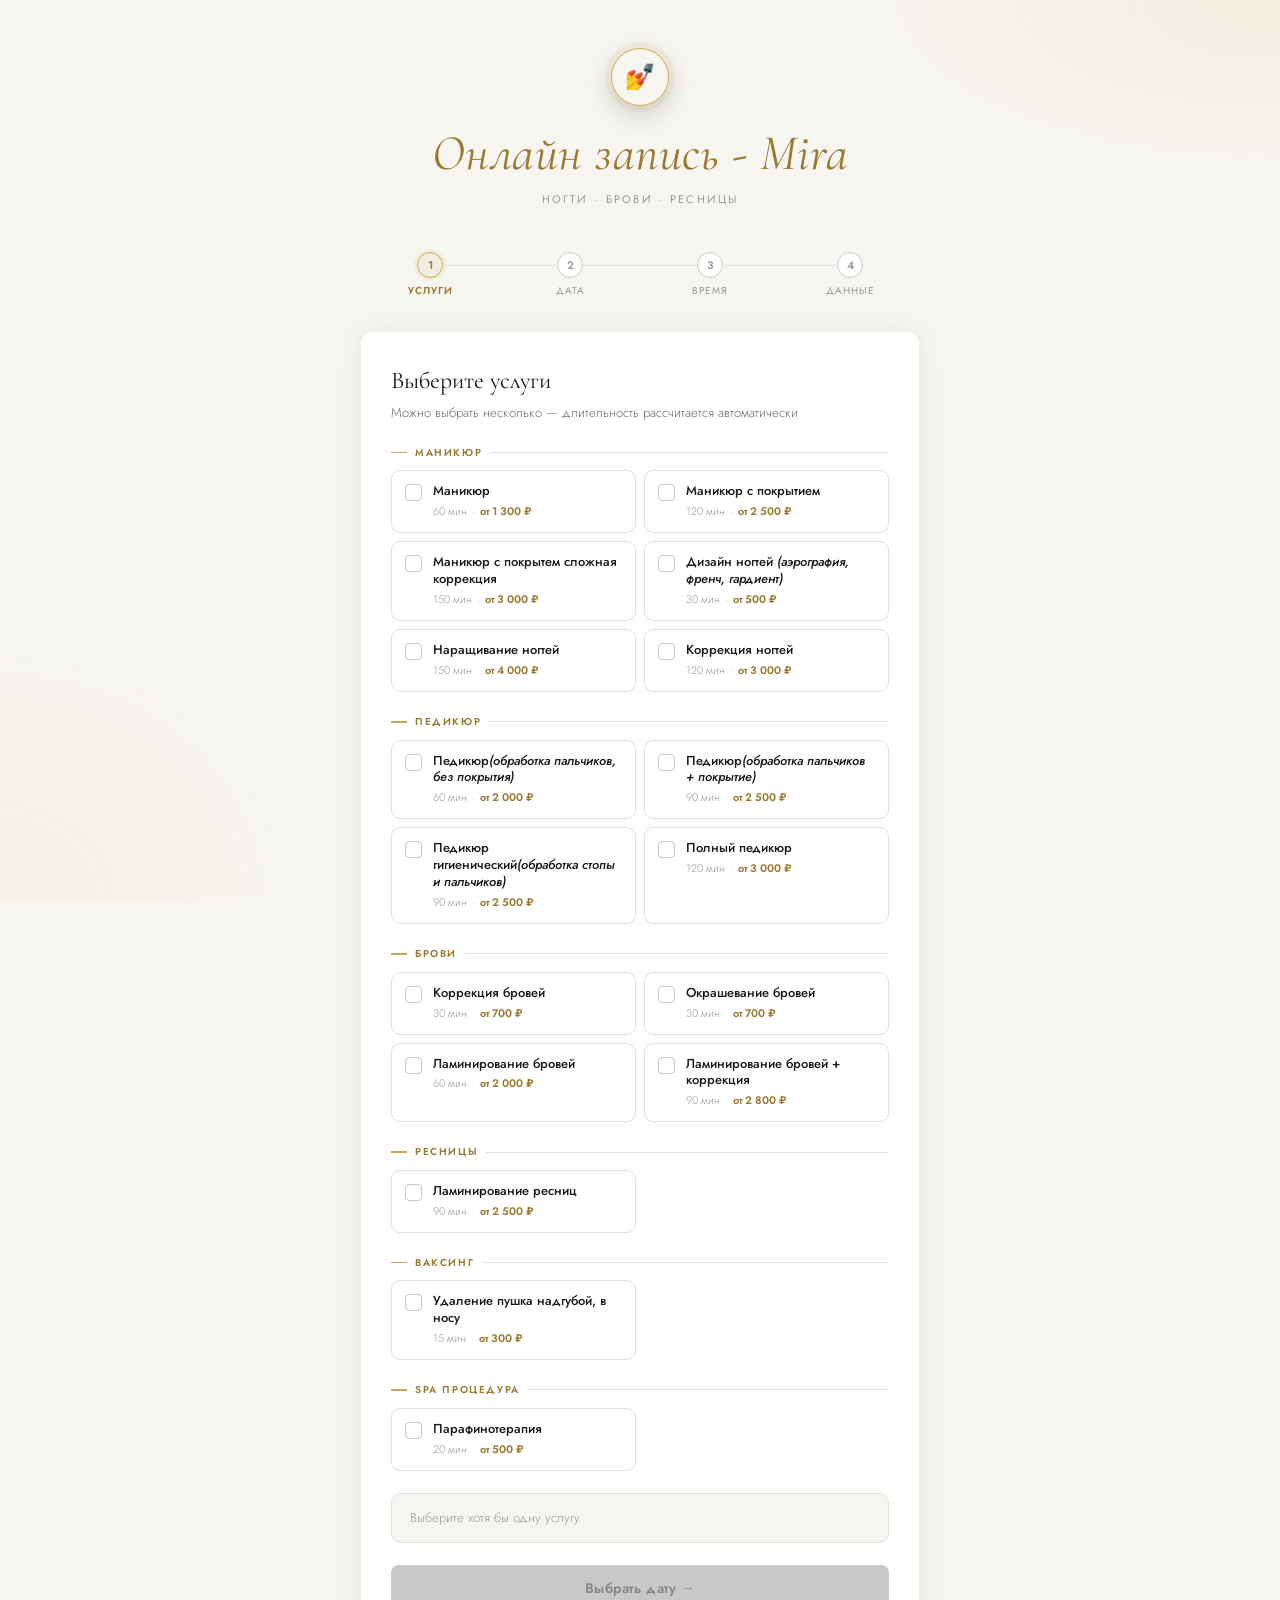
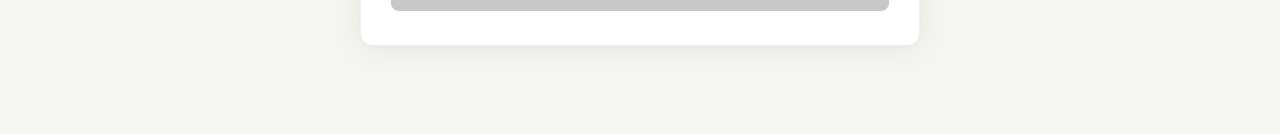
<file: index.html>
<!doctype html>
<html lang="ru">
  <head>
    <meta charset="UTF-8" />
    <meta name="viewport" content="width=device-width, initial-scale=1.0" />

    <title>
      МираПилит (MiraPilit) — Маникюр и педикюр в Санкт-Петербурге.Олайн запись
      на маникюр и педикюр
    </title>
    <meta name="robots" content="noindex" />
    <meta
      name="description"
      content="МираПилит (MiraPilit) — онлайн запись на маникюр, педикюр и услуги красоты в Санкт-Петербурге."
    />
    <meta name="robots" content="index, follow" />
    <meta charset="UTF-8" />
    <meta name="viewport" content="width=device-width, initial-scale=1" />

    <link rel="preconnect" href="https://fonts.googleapis.com" />
    <link
      href="https://fonts.googleapis.com/css2?family=Cormorant+Garamond:ital,wght@0,300;0,400;0,600;1,300;1,400&family=Jost:wght@300;400;500;600&display=swap"
      rel="stylesheet"
    />
    <meta property="og:title" content="МираПилит" />
    <meta property="og:type" content="website" />
    <meta property="og:url" content="https://mirapilit.spb.ru" />
    <meta property="og:image" content="https://mirapilit.spb.ru/preview.jpg" />
    <meta
      property="og:description"
      content="Онлайн запись на маникюр и педикюр"
    />

    <link rel="stylesheet" href="/src/style.css" />
  </head>

  <body>
    <div class="wrap">
      <!-- ── HEADER ── -->
      <header>
        <div class="logo-mark">💅</div>
        <h1><em>Онлайн запись - Mira</em></h1>
        <p class="tagline">
          Ногти<span class="tagline-sep">·</span>Брови<span class="tagline-sep"
            >·</span
          >Ресницы
        </p>
      </header>

      <!-- ── PROGRESS ── -->
      <div class="progress">
        <div class="pg-step active" id="pg1">
          <div class="pg-dot"><span class="pg-num">1</span></div>
          <div class="pg-label">Услуги</div>
        </div>
        <div class="pg-step" id="pg2">
          <div class="pg-dot"><span class="pg-num">2</span></div>
          <div class="pg-label">Дата</div>
        </div>
        <div class="pg-step" id="pg3">
          <div class="pg-dot"><span class="pg-num">3</span></div>
          <div class="pg-label">Время</div>
        </div>
        <div class="pg-step" id="pg4">
          <div class="pg-dot"><span class="pg-num">4</span></div>
          <div class="pg-label">Данные</div>
        </div>
      </div>

      <!-- ══════════════════════════════
     STEP 1: УСЛУГИ
══════════════════════════════ -->
      <div class="card active" id="s1">
        <div class="card-title">Выберите услуги</div>
        <div class="card-hint">
          Можно выбрать несколько — длительность рассчитается автоматически
        </div>

        <!-- Маникюр title -->
        <div class="category">
          <div class="cat-label">Маникюр</div>
          <div class="svc-grid">
            <!-- Маникюр -->
            <label class="svc-cb">
              <input
                type="checkbox"
                value="manicure"
                data-dur="60"
                onchange="onSvcChange()"
              />
              <div class="svc-tile">
                <div class="svc-check-box">✓</div>
                <div class="svc-text">
                  <div class="svc-name">Маникюр</div>
                  <div class="svc-meta">
                    <span class="svc-dur">60 мин</span
                    ><span class="svc-sep">·</span
                    ><span class="svc-price">от 1 300 ₽</span>
                  </div>
                </div>
              </div>
            </label>

            <!-- Маникюр с покрытием -->
            <label class="svc-cb">
              <input
                type="checkbox"
                value="manicure_top"
                data-dur="120"
                onchange="onSvcChange()"
              />
              <div class="svc-tile">
                <div class="svc-check-box">✓</div>
                <div class="svc-text">
                  <div class="svc-name">Маникюр с покрытием</div>
                  <div class="svc-meta">
                    <span class="svc-dur">120 мин</span
                    ><span class="svc-sep">·</span
                    ><span class="svc-price">от 2 500 ₽</span>
                  </div>
                </div>
              </div>
            </label>

            <!-- Маникюр с покрытем сложная коррекция -->
            <label class="svc-cb">
              <input
                type="checkbox"
                value="complex_correction"
                data-dur="150"
                onchange="onSvcChange()"
              />
              <div class="svc-tile">
                <div class="svc-check-box">✓</div>
                <div class="svc-text">
                  <div class="svc-name">
                    Маникюр с покрытем сложная коррекция
                  </div>
                  <div class="svc-meta">
                    <span class="svc-dur">150 мин</span
                    ><span class="svc-sep">·</span
                    ><span class="svc-price">от 3 000 ₽</span>
                  </div>
                </div>
              </div>
            </label>

            <!-- Дизайн ногтей -->
            <label class="svc-cb">
              <input
                type="checkbox"
                value="nail_design"
                data-dur="30"
                onchange="onSvcChange()"
              />
              <div class="svc-tile">
                <div class="svc-check-box">✓</div>
                <div class="svc-text">
                  <div class="svc-name">
                    Дизайн ногтей <em>(аэрография, френч, гардиент)</em>
                  </div>
                  <div class="svc-meta">
                    <span class="svc-dur">30 мин</span
                    ><span class="svc-sep">·</span
                    ><span class="svc-price">от 500 ₽</span>
                  </div>
                </div>
              </div>
            </label>

            <!-- Наращивание ногтей -->
            <label class="svc-cb">
              <input
                type="checkbox"
                value="extensions"
                data-dur="150"
                onchange="onSvcChange()"
              />
              <div class="svc-tile">
                <div class="svc-check-box">✓</div>
                <div class="svc-text">
                  <div class="svc-name">Наращивание ногтей</div>
                  <div class="svc-meta">
                    <span class="svc-dur">150 мин</span
                    ><span class="svc-sep">·</span
                    ><span class="svc-price">от 4 000 ₽</span>
                  </div>
                </div>
              </div>
            </label>

            <!-- Коррекция наращивания -->
            <label class="svc-cb">
              <input
                type="checkbox"
                value="correction"
                data-dur="120"
                onchange="onSvcChange()"
              />
              <div class="svc-tile">
                <div class="svc-check-box">✓</div>
                <div class="svc-text">
                  <div class="svc-name">Коррекция ногтей</div>
                  <div class="svc-meta">
                    <span class="svc-dur">120 мин</span
                    ><span class="svc-sep">·</span
                    ><span class="svc-price">от 3 000 ₽</span>
                  </div>
                </div>
              </div>
            </label>
          </div>
        </div>

        <!-- Педикюр title -->
        <div class="category">
          <div class="cat-label">Педикюр</div>
          <div class="svc-grid">
            <!-- Педикюр -->
            <label class="svc-cb">
              <input
                type="checkbox"
                value="pedicure"
                data-dur="60"
                onchange="onSvcChange()"
              />
              <div class="svc-tile">
                <div class="svc-check-box">✓</div>
                <div class="svc-text">
                  <div class="svc-name">
                    Педикюр<em>(обработка пальчиков, без покрытия)</em>
                  </div>
                  <div class="svc-meta">
                    <span class="svc-dur">60 мин</span
                    ><span class="svc-sep">·</span
                    ><span class="svc-price">от 2 000 ₽</span>
                  </div>
                </div>
              </div>
            </label>

            <label class="svc-cb">
              <input
                type="checkbox"
                value="pedicure_top"
                data-dur="90"
                onchange="onSvcChange()"
              />
              <div class="svc-tile">
                <div class="svc-check-box">✓</div>
                <div class="svc-text">
                  <div class="svc-name">
                    Педикюр<em>(обработка пальчиков + покрытие)</em>
                  </div>
                  <div class="svc-meta">
                    <span class="svc-dur">90 мин</span
                    ><span class="svc-sep">·</span
                    ><span class="svc-price">от 2 500 ₽</span>
                  </div>
                </div>
              </div>
            </label>

            <!-- Педикюр гигиенический-->
            <label class="svc-cb">
              <input
                type="checkbox"
                value="pedicure_hygiene"
                data-dur="90"
                onchange="onSvcChange()"
              />
              <div class="svc-tile">
                <div class="svc-check-box">✓</div>
                <div class="svc-text">
                  <div class="svc-name">
                    Педикюр гигиенический<em>(обработка стопы и пальчиков)</em>
                  </div>
                  <div class="svc-meta">
                    <span class="svc-dur">90 мин</span
                    ><span class="svc-sep">·</span
                    ><span class="svc-price">от 2 500 ₽</span>
                  </div>
                </div>
              </div>
            </label>

            <!--  Полныйпедикюр -->
            <label class="svc-cb">
              <input
                type="checkbox"
                value="full_pedicure"
                data-dur="120"
                onchange="onSvcChange()"
              />
              <div class="svc-tile">
                <div class="svc-check-box">✓</div>
                <div class="svc-text">
                  <div class="svc-name">Полный педикюр</div>
                  <div class="svc-meta">
                    <span class="svc-dur">120 мин</span
                    ><span class="svc-sep">·</span
                    ><span class="svc-price">от 3 000 ₽</span>
                  </div>
                </div>
              </div>
            </label>
          </div>
        </div>

        <!-- Брови title -->
        <div class="category">
          <div class="cat-label">Брови</div>
          <div class="svc-grid">
            <!-- Коррекция бровей -->
            <label class="svc-cb">
              <input
                type="checkbox"
                value="brow_shape"
                data-dur="30"
                onchange="onSvcChange()"
              />
              <div class="svc-tile">
                <div class="svc-check-box">✓</div>
                <div class="svc-text">
                  <div class="svc-name">Коррекция бровей</div>
                  <div class="svc-meta">
                    <span class="svc-dur">30 мин</span
                    ><span class="svc-sep">·</span
                    ><span class="svc-price">от 700 ₽</span>
                  </div>
                </div>
              </div>
            </label>

            <!-- Окрашевание бровей -->
            <label class="svc-cb">
              <input
                type="checkbox"
                value="eyebrow_shaping"
                data-dur="30"
                onchange="onSvcChange()"
              />
              <div class="svc-tile">
                <div class="svc-check-box">✓</div>
                <div class="svc-text">
                  <div class="svc-name">Окрашевание бровей</div>
                  <div class="svc-meta">
                    <span class="svc-dur">30 мин</span
                    ><span class="svc-sep">·</span
                    ><span class="svc-price">от 700 ₽</span>
                  </div>
                </div>
              </div>
            </label>

            <!-- Ламинирование бровей -->
            <label class="svc-cb">
              <input
                type="checkbox"
                value="brow_lamination"
                data-dur="60"
                onchange="onSvcChange()"
              />
              <div class="svc-tile">
                <div class="svc-check-box">✓</div>
                <div class="svc-text">
                  <div class="svc-name">Ламинирование бровей</div>
                  <div class="svc-meta">
                    <span class="svc-dur">60 мин</span
                    ><span class="svc-sep">·</span
                    ><span class="svc-price">от 2 000 ₽</span>
                  </div>
                </div>
              </div>
            </label>

            <!-- Ламинирование + коррекция -->
            <label class="svc-cb">
              <input
                type="checkbox"
                value="lamination_correction"
                data-dur="90"
                onchange="onSvcChange()"
              />
              <div class="svc-tile">
                <div class="svc-check-box">✓</div>
                <div class="svc-text">
                  <div class="svc-name">Ламинирование бровей + коррекция</div>
                  <div class="svc-meta">
                    <span class="svc-dur">90 мин</span
                    ><span class="svc-sep">·</span
                    ><span class="svc-price">от 2 800 ₽</span>
                  </div>
                </div>
              </div>
            </label>
          </div>
        </div>

        <!-- Ресницы title -->
        <div class="category">
          <div class="cat-label">Ресницы</div>
          <div class="svc-grid">
            <!-- Ламинирование ресниц -->
            <label class="svc-cb">
              <input
                type="checkbox"
                value="lash_lamination"
                data-dur="90"
                onchange="onSvcChange()"
              />
              <div class="svc-tile">
                <div class="svc-check-box">✓</div>
                <div class="svc-text">
                  <div class="svc-name">Ламинирование ресниц</div>
                  <div class="svc-meta">
                    <span class="svc-dur">90 мин</span
                    ><span class="svc-sep">·</span
                    ><span class="svc-price">от 2 500 ₽</span>
                  </div>
                </div>
              </div>
            </label>
          </div>
        </div>

        <!-- Ваксинг title -->
        <div class="category">
          <div class="cat-label">Ваксинг</div>
          <div class="svc-grid">
            <!-- Ваксинг -->
            <label class="svc-cb">
              <input
                type="checkbox"
                value="waxing"
                data-dur="15"
                onchange="onSvcChange()"
              />
              <div class="svc-tile">
                <div class="svc-check-box">✓</div>
                <div class="svc-text">
                  <div class="svc-name">Удаление пушка надгубой, в носу</div>
                  <div class="svc-meta">
                    <span class="svc-dur">15 мин</span
                    ><span class="svc-sep">·</span
                    ><span class="svc-price">от 300 ₽</span>
                  </div>
                </div>
              </div>
            </label>
          </div>
        </div>

        <!-- СПА процедура -->
        <div class="category">
          <div class="cat-label">SPA процедура</div>
          <div class="svc-grid">
            <!-- {} -->
            <label class="svc-cb">
              <input
                type="checkbox"
                value="spa"
                data-dur="20"
                onchange="onSvcChange()"
              />
              <div class="svc-tile">
                <div class="svc-check-box">✓</div>
                <div class="svc-text">
                  <div class="svc-name">Парафинотерапия</div>
                  <div class="svc-meta">
                    <span class="svc-dur">20 мин</span
                    ><span class="svc-sep">.</span
                    ><span class="svc-price">от 500 ₽</span>
                  </div>
                </div>
              </div>
            </label>
          </div>
        </div>

        <!-- Итого -->
        <div class="total-bar" id="total-bar">
          <div id="total-chips-wrap" style="flex: 1; min-width: 0">
            <div class="total-hint" id="total-hint">
              Выберите хотя бы одну услугу
            </div>
            <div
              class="total-chips"
              id="total-chips"
              style="display: none"
            ></div>
          </div>
          <div
            class="total-dur"
            id="total-dur-block"
            style="display: none; margin-left: 14px; text-align: right"
          >
            <div class="total-dur-num" id="total-dur-num">0</div>
            <div class="total-dur-lbl">мин</div>
          </div>
        </div>

        <div class="btn-row">
          <button class="btn-next" id="btn1" onclick="go(2)" disabled>
            Выбрать дату →
          </button>
        </div>
      </div>

      <!-- ══════════════════════════════
     STEP 2: ДАТА
══════════════════════════════ -->
      <div class="card" id="s2">
        <div class="card-title">Выберите дату</div>
        <div class="card-hint">Серым отмечены нерабочие дни</div>
        <div id="cal-loading">Загружаем расписание…</div>
        <div id="cal-no-dates">На этот месяц свободных дат нет</div>

        <div class="cal-nav-row">
          <button class="cal-btn" onclick="shiftMonth(-1)">‹</button>
          <div class="cal-month-lbl" id="cal-lbl"></div>
          <button class="cal-btn" onclick="shiftMonth(1)">›</button>
        </div>

        <div class="cal-grid" id="cal-grid">
          <div class="dow">Пн</div>
          <div class="dow">Вт</div>
          <div class="dow">Ср</div>
          <div class="dow">Чт</div>
          <div class="dow">Пт</div>
          <div class="dow">Сб</div>
          <div class="dow">Вс</div>
        </div>
        <div class="btn-row" style="margin-top: 18px">
          <button class="btn-back" onclick="go(1)">← Назад</button>
          <button class="btn-next" id="btn2" onclick="go(3)" disabled>
            Выбрать время →
          </button>
        </div>
      </div>

      <!-- ══════════════════════════════
     STEP 3: ВРЕМЯ
══════════════════════════════ -->
      <div class="card" id="s3">
        <div class="card-title">Выберите время</div>
        <div id="s3-body">
          <div class="slots-loader">Загружаем расписание…</div>
        </div>
        <div class="alert alert-err" id="err-slots"></div>
        <div class="btn-row">
          <button class="btn-back" onclick="go(2)">← Назад</button>
          <button class="btn-next" id="btn3" onclick="doHold()" disabled>
            Забронировать →
          </button>
        </div>
      </div>

      <!-- ══════════════════════════════
     STEP 4: КОНТАКТЫ
══════════════════════════════ -->
      <div class="card" id="s4">
        <div class="card-title">Ваши данные</div>
        <div class="card-hint">Для подтверждения записи</div>

        <div class="hold-banner" id="hold-banner">
          <svg
            width="15"
            height="15"
            fill="none"
            stroke-width="2"
            viewBox="0 0 24 24"
          >
            <circle cx="12" cy="12" r="10" />
            <polyline points="12,6 12,12 16,14" />
          </svg>
          <span>Слот забронирован за вами</span>
          <span class="hold-timer" id="hold-timer">15:00</span>
        </div>

        <div class="summary">
          <div class="sum-head">Ваша запись</div>
          <div class="sum-row">
            <span class="sum-key">Услуги</span
            ><span class="sum-val" id="ok-svc">—</span>
          </div>
          <div class="sum-row">
            <span class="sum-key">Длительность</span
            ><span class="sum-val" id="ok-dur">—</span>
          </div>
          <div class="sum-row">
            <span class="sum-key">Дата</span
            ><span class="sum-val" id="ok-date">—</span>
          </div>
          <div class="sum-row">
            <span class="sum-key">Время</span
            ><span class="sum-val" id="ok-time">—</span>
          </div>
        </div>

        <div class="fields">
          <div
            class="field"
            aria-hidden="true"
            style="
              position: absolute;
              left: -10000px;
              top: auto;
              width: 1px;
              height: 1px;
              overflow: hidden;
            "
          >
            <label>Website</label
            ><input
              type="text"
              id="f-website"
              tabindex="-1"
              autocomplete="off"
              inputmode="text"
            />
          </div>
          <div class="field">
            <label>Ваше имя *</label
            ><input
              type="text"
              id="f-name"
              placeholder="Например, Анна"
              oninput="validateF4()"
            />
          </div>
          <div class="field">
            <label>Телефон *</label
            ><input
              type="tel"
              id="f-phone"
              placeholder="+7 (___) ___-__-__"
              oninput="
                fmtPhone(this)
                validateF4()
              "
            />
          </div>
          <div class="field">
            <label>Комментарий</label
            ><textarea
              id="f-comment"
              rows="2"
              placeholder="Пожелания, особенности…"
            ></textarea>
          </div>
        </div>

        <div class="alert alert-err" id="err-book"></div>
        <div class="alert alert-warn" id="warn-exp">
          Бронь истекла — вернитесь к выбору времени.
        </div>

        <div class="btn-row">
          <button class="btn-back" onclick="back4()">← Назад</button>
          <button class="btn-next" id="btn4" onclick="doSubmit()" disabled>
            Записаться
          </button>
        </div>
      </div>

      <!-- ══════════════════════════════
     SUCCESS
══════════════════════════════ -->
      <div class="card" id="s-ok">
        <div class="success">
          <div class="ok-icon">💅</div>
          <h2>Вы записаны!</h2>
          <p>
            Ждём вас! Если планы изменятся — пожалуйста, сообщите заранее, чтобы
            это время смогли занять другие 🙏
          </p>
          <div
            class="summary"
            style="text-align: left; max-width: 360px; margin: 0 auto 26px"
          >
            <div class="sum-head">Детали записи</div>
            <div class="sum-row">
              <span class="sum-key">Услуги</span
              ><span class="sum-val" id="fin-svc">—</span>
            </div>
            <div class="sum-row">
              <span class="sum-key">Дата и время</span
              ><span class="sum-val" id="fin-dt">—</span>
            </div>
            <div class="sum-row">
              <span class="sum-key">Имя</span
              ><span class="sum-val" id="fin-name">—</span>
            </div>
          </div>
          <button class="btn-again" onclick="resetAll()">
            Записаться ещё раз
          </button>
        </div>
      </div>
    </div>
    <script src="/main.js"></script>
  </body>
</html>
</file>
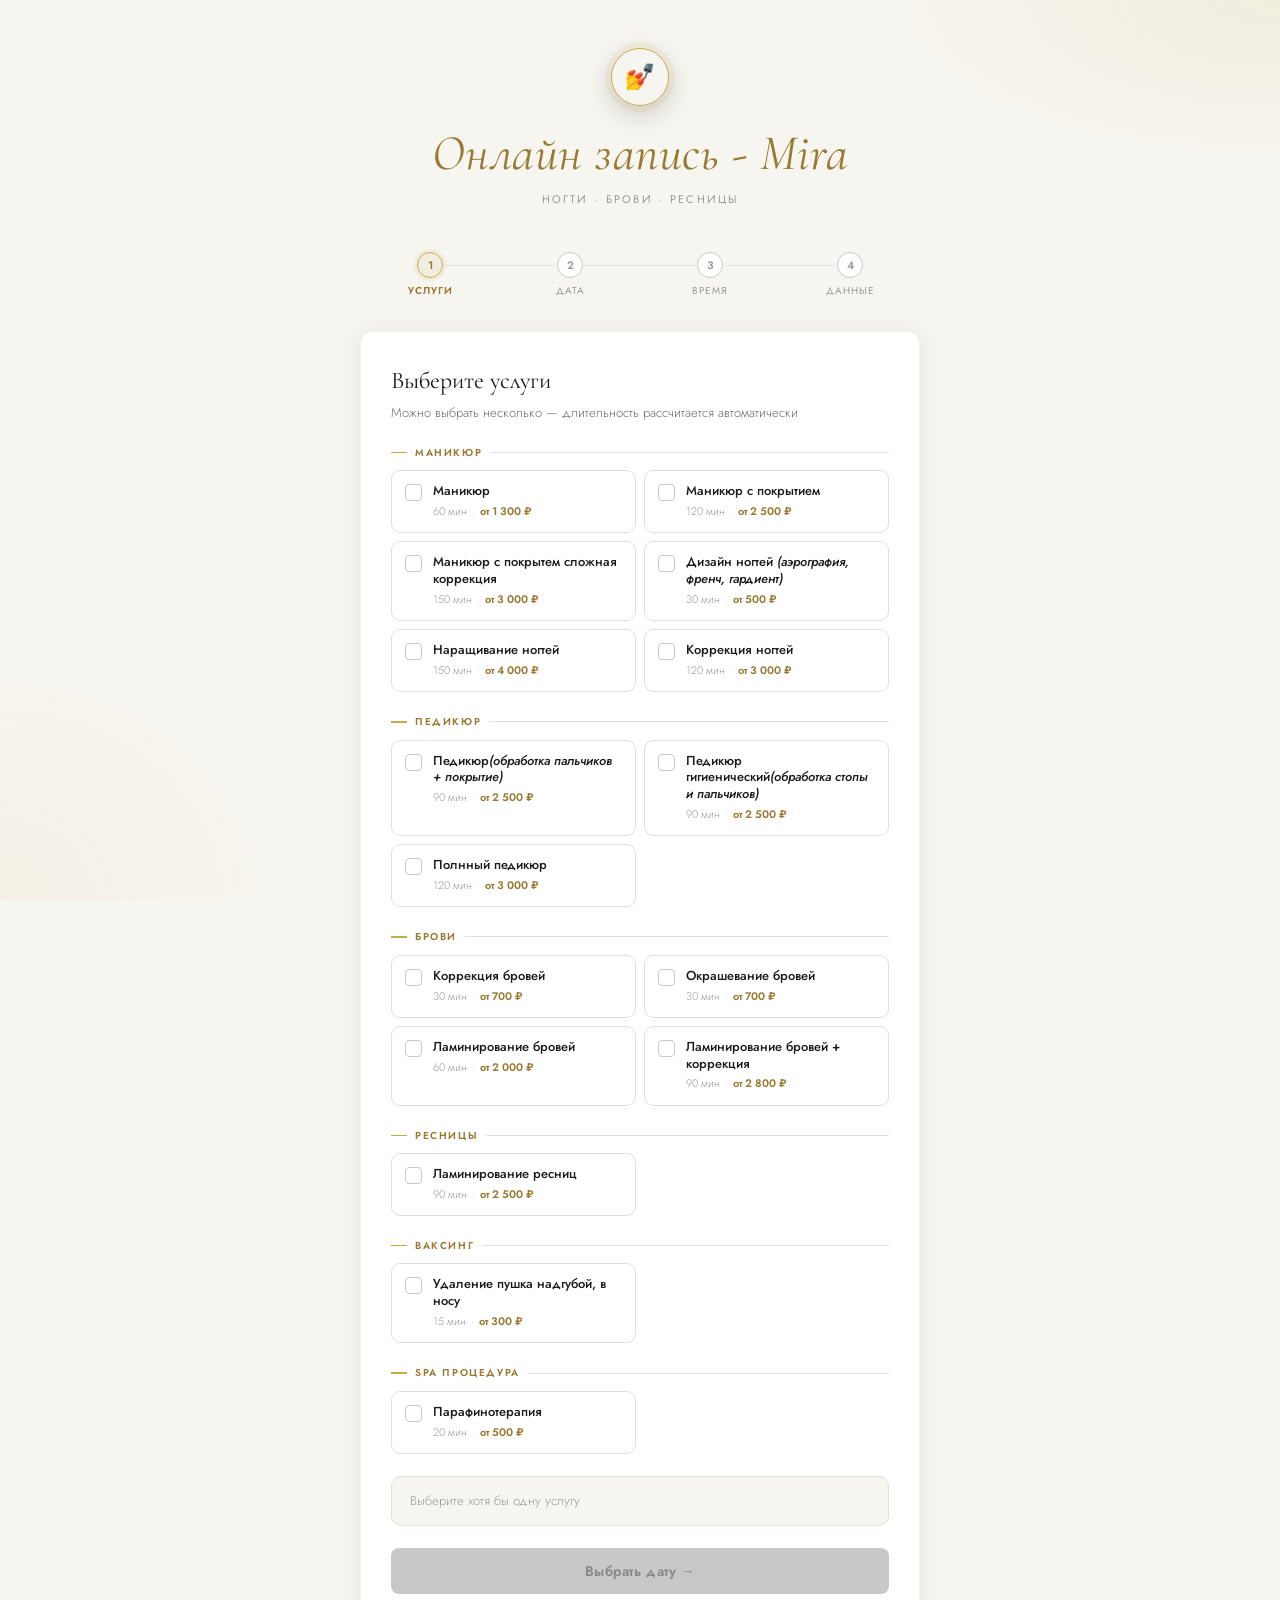
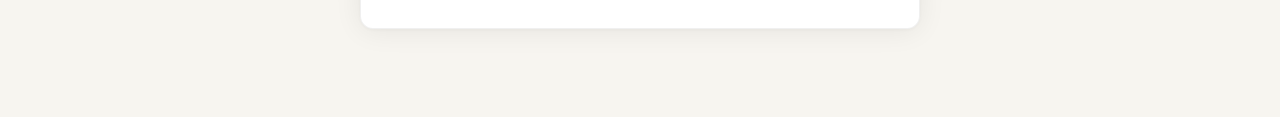
<file: frontend/index.html>
<!doctype html>
<html lang="ru">
  <head>
    <meta charset="UTF-8" />
    <meta name="viewport" content="width=device-width, initial-scale=1.0" />
    <title>Онлайн-запись — Салон</title>
    <link rel="preconnect" href="https://fonts.googleapis.com" />
    <link
      href="https://fonts.googleapis.com/css2?family=Cormorant+Garamond:ital,wght@0,300;0,400;0,600;1,300;1,400&family=Jost:wght@300;400;500;600&display=swap"
      rel="stylesheet"
    />

    <link rel="stylesheet" href="/src/style.css" />
  </head>
  <body>
    <div class="wrap">
      <!-- ── HEADER ── -->
      <header>
        <div class="logo-mark">💅</div>
        <h1><em>Онлайн запись - Mira</em></h1>
        <p class="tagline">
          Ногти<span class="tagline-sep">·</span>Брови<span class="tagline-sep"
            >·</span
          >Ресницы
        </p>
      </header>

      <!-- ── PROGRESS ── -->
      <div class="progress">
        <div class="pg-step active" id="pg1">
          <div class="pg-dot"><span class="pg-num">1</span></div>
          <div class="pg-label">Услуги</div>
        </div>
        <div class="pg-step" id="pg2">
          <div class="pg-dot"><span class="pg-num">2</span></div>
          <div class="pg-label">Дата</div>
        </div>
        <div class="pg-step" id="pg3">
          <div class="pg-dot"><span class="pg-num">3</span></div>
          <div class="pg-label">Время</div>
        </div>
        <div class="pg-step" id="pg4">
          <div class="pg-dot"><span class="pg-num">4</span></div>
          <div class="pg-label">Данные</div>
        </div>
      </div>

      <!-- ══════════════════════════════
     STEP 1: УСЛУГИ
══════════════════════════════ -->
      <div class="card active" id="s1">
        <div class="card-title">Выберите услуги</div>
        <div class="card-hint">
          Можно выбрать несколько — длительность рассчитается автоматически
        </div>

        <!-- Маникюр title -->
        <div class="category">
          <div class="cat-label">Маникюр</div>
          <div class="svc-grid">
            <!-- Маникюр -->
            <label class="svc-cb">
              <input
                type="checkbox"
                value="manicure"
                data-dur="60"
                onchange="onSvcChange()"
              />
              <div class="svc-tile">
                <div class="svc-check-box">✓</div>
                <div class="svc-text">
                  <div class="svc-name">Маникюр</div>
                  <div class="svc-meta">
                    <span class="svc-dur">60 мин</span
                    ><span class="svc-sep">·</span
                    ><span class="svc-price">от 1 300 ₽</span>
                  </div>
                </div>
              </div>
            </label>

            <!-- Маникюр с покрытием -->
            <label class="svc-cb">
              <input
                type="checkbox"
                value="manicure_top"
                data-dur="120"
                onchange="onSvcChange()"
              />
              <div class="svc-tile">
                <div class="svc-check-box">✓</div>
                <div class="svc-text">
                  <div class="svc-name">Маникюр с покрытием</div>
                  <div class="svc-meta">
                    <span class="svc-dur">120 мин</span
                    ><span class="svc-sep">·</span
                    ><span class="svc-price">от 2 500 ₽</span>
                  </div>
                </div>
              </div>
            </label>

            <!-- Маникюр с покрытем сложная коррекция -->
            <label class="svc-cb">
              <input
                type="checkbox"
                value="complex_correction"
                data-dur="150"
                onchange="onSvcChange()"
              />
              <div class="svc-tile">
                <div class="svc-check-box">✓</div>
                <div class="svc-text">
                  <div class="svc-name">
                    Маникюр с покрытем сложная коррекция
                  </div>
                  <div class="svc-meta">
                    <span class="svc-dur">150 мин</span
                    ><span class="svc-sep">·</span
                    ><span class="svc-price">от 3 000 ₽</span>
                  </div>
                </div>
              </div>
            </label>

            <!-- Дизайн ногтей -->
            <label class="svc-cb">
              <input
                type="checkbox"
                value="nail_design"
                data-dur="30"
                onchange="onSvcChange()"
              />
              <div class="svc-tile">
                <div class="svc-check-box">✓</div>
                <div class="svc-text">
                  <div class="svc-name">
                    Дизайн ногтей <em>(аэрография, френч, гардиент)</em>
                  </div>
                  <div class="svc-meta">
                    <span class="svc-dur">30 мин</span
                    ><span class="svc-sep">·</span
                    ><span class="svc-price">от 500 ₽</span>
                  </div>
                </div>
              </div>
            </label>

            <!-- Наращивание ногтей -->
            <label class="svc-cb">
              <input
                type="checkbox"
                value="extensions"
                data-dur="150"
                onchange="onSvcChange()"
              />
              <div class="svc-tile">
                <div class="svc-check-box">✓</div>
                <div class="svc-text">
                  <div class="svc-name">Наращивание ногтей</div>
                  <div class="svc-meta">
                    <span class="svc-dur">150 мин</span
                    ><span class="svc-sep">·</span
                    ><span class="svc-price">от 4 000 ₽</span>
                  </div>
                </div>
              </div>
            </label>

            <!-- Коррекция наращивания -->
            <label class="svc-cb">
              <input
                type="checkbox"
                value="correction"
                data-dur="120"
                onchange="onSvcChange()"
              />
              <div class="svc-tile">
                <div class="svc-check-box">✓</div>
                <div class="svc-text">
                  <div class="svc-name">Коррекция ногтей</div>
                  <div class="svc-meta">
                    <span class="svc-dur">120 мин</span
                    ><span class="svc-sep">·</span
                    ><span class="svc-price">от 3 000 ₽</span>
                  </div>
                </div>
              </div>
            </label>
          </div>
        </div>

        <!-- Педикюр title -->
        <div class="category">
          <div class="cat-label">Педикюр</div>
          <div class="svc-grid">
            <!-- Педикюр -->
            <label class="svc-cb">
              <input
                type="checkbox"
                value="pedicure"
                data-dur="90"
                onchange="onSvcChange()"
              />
              <div class="svc-tile">
                <div class="svc-check-box">✓</div>
                <div class="svc-text">
                  <div class="svc-name">
                    Педикюр<em>(обработка пальчиков + покрытие)</em>
                  </div>
                  <div class="svc-meta">
                    <span class="svc-dur">90 мин</span
                    ><span class="svc-sep">·</span
                    ><span class="svc-price">от 2 500 ₽</span>
                  </div>
                </div>
              </div>
            </label>

            <!-- Педикюр гигиенический-->
            <label class="svc-cb">
              <input
                type="checkbox"
                value="pedicure_hygiene"
                data-dur="90"
                onchange="onSvcChange()"
              />
              <div class="svc-tile">
                <div class="svc-check-box">✓</div>
                <div class="svc-text">
                  <div class="svc-name">
                    Педикюр гигиенический<em>(обработка стопы и пальчиков)</em>
                  </div>
                  <div class="svc-meta">
                    <span class="svc-dur">90 мин</span
                    ><span class="svc-sep">·</span
                    ><span class="svc-price">от 2 500 ₽</span>
                  </div>
                </div>
              </div>
            </label>

            <!--  Полныйпедикюр -->
            <label class="svc-cb">
              <input
                type="checkbox"
                value="full_pedicure"
                data-dur="120"
                onchange="onSvcChange()"
              />
              <div class="svc-tile">
                <div class="svc-check-box">✓</div>
                <div class="svc-text">
                  <div class="svc-name">Полнный педикюр</div>
                  <div class="svc-meta">
                    <span class="svc-dur">120 мин</span
                    ><span class="svc-sep">·</span
                    ><span class="svc-price">от 3 000 ₽</span>
                  </div>
                </div>
              </div>
            </label>
          </div>
        </div>

        <!-- Брови title -->
        <div class="category">
          <div class="cat-label">Брови</div>
          <div class="svc-grid">
            <!-- Коррекция бровей -->
            <label class="svc-cb">
              <input
                type="checkbox"
                value="brow_shape"
                data-dur="30"
                onchange="onSvcChange()"
              />
              <div class="svc-tile">
                <div class="svc-check-box">✓</div>
                <div class="svc-text">
                  <div class="svc-name">Коррекция бровей</div>
                  <div class="svc-meta">
                    <span class="svc-dur">30 мин</span
                    ><span class="svc-sep">·</span
                    ><span class="svc-price">от 700 ₽</span>
                  </div>
                </div>
              </div>
            </label>

            <!-- Окрашевание бровей -->
            <label class="svc-cb">
              <input
                type="checkbox"
                value="eyebrow_shaping"
                data-dur="30"
                onchange="onSvcChange()"
              />
              <div class="svc-tile">
                <div class="svc-check-box">✓</div>
                <div class="svc-text">
                  <div class="svc-name">Окрашевание бровей</div>
                  <div class="svc-meta">
                    <span class="svc-dur">30 мин</span
                    ><span class="svc-sep">·</span
                    ><span class="svc-price">от 700 ₽</span>
                  </div>
                </div>
              </div>
            </label>

            <!-- Ламинирование бровей -->
            <label class="svc-cb">
              <input
                type="checkbox"
                value="brow_lamination"
                data-dur="60"
                onchange="onSvcChange()"
              />
              <div class="svc-tile">
                <div class="svc-check-box">✓</div>
                <div class="svc-text">
                  <div class="svc-name">Ламинирование бровей</div>
                  <div class="svc-meta">
                    <span class="svc-dur">60 мин</span
                    ><span class="svc-sep">·</span
                    ><span class="svc-price">от 2 000 ₽</span>
                  </div>
                </div>
              </div>
            </label>

            <!-- Ламинирование + коррекция -->
            <label class="svc-cb">
              <input
                type="checkbox"
                value="lamination_correction"
                data-dur="90"
                onchange="onSvcChange()"
              />
              <div class="svc-tile">
                <div class="svc-check-box">✓</div>
                <div class="svc-text">
                  <div class="svc-name">Ламинирование бровей + коррекция</div>
                  <div class="svc-meta">
                    <span class="svc-dur">90 мин</span
                    ><span class="svc-sep">·</span
                    ><span class="svc-price">от 2 800 ₽</span>
                  </div>
                </div>
              </div>
            </label>
          </div>
        </div>

        <!-- Ресницы title -->
        <div class="category">
          <div class="cat-label">Ресницы</div>
          <div class="svc-grid">
            <!-- Ламинирование ресниц -->
            <label class="svc-cb">
              <input
                type="checkbox"
                value="lash_lamination"
                data-dur="90"
                onchange="onSvcChange()"
              />
              <div class="svc-tile">
                <div class="svc-check-box">✓</div>
                <div class="svc-text">
                  <div class="svc-name">Ламинирование ресниц</div>
                  <div class="svc-meta">
                    <span class="svc-dur">90 мин</span
                    ><span class="svc-sep">·</span
                    ><span class="svc-price">от 2 500 ₽</span>
                  </div>
                </div>
              </div>
            </label>
          </div>
        </div>

        <!-- Ваксинг title -->
        <div class="category">
          <div class="cat-label">Ваксинг</div>
          <div class="svc-grid">
            <!-- Ваксинг -->
            <label class="svc-cb">
              <input
                type="checkbox"
                value="waxing"
                data-dur="15"
                onchange="onSvcChange()"
              />
              <div class="svc-tile">
                <div class="svc-check-box">✓</div>
                <div class="svc-text">
                  <div class="svc-name">Удаление пушка надгубой, в носу</div>
                  <div class="svc-meta">
                    <span class="svc-dur">15 мин</span
                    ><span class="svc-sep">·</span
                    ><span class="svc-price">от 300 ₽</span>
                  </div>
                </div>
              </div>
            </label>
          </div>
        </div>

        <!-- СПА процедура -->
        <div class="category">
          <div class="cat-label">SPA процедура</div>
          <div class="svc-grid">
            <!-- {} -->
            <label class="svc-cb">
              <input
                type="checkbox"
                value="spa"
                data-dur="20"
                onchange="onSvcChange()"
              />
              <div class="svc-tile">
                <div class="svc-check-box">✓</div>
                <div class="svc-text">
                  <div class="svc-name">Парафинотерапия</div>
                  <div class="svc-meta">
                    <span class="svc-dur">20 мин</span
                    ><span class="svc-sep">.</span
                    ><span class="svc-price">от 500 ₽</span>
                  </div>
                </div>
              </div>
            </label>
          </div>
        </div>

        <!-- Итого -->
        <div class="total-bar" id="total-bar">
          <div id="total-chips-wrap" style="flex: 1; min-width: 0">
            <div class="total-hint" id="total-hint">
              Выберите хотя бы одну услугу
            </div>
            <div
              class="total-chips"
              id="total-chips"
              style="display: none"
            ></div>
          </div>
          <div
            class="total-dur"
            id="total-dur-block"
            style="display: none; margin-left: 14px; text-align: right"
          >
            <div class="total-dur-num" id="total-dur-num">0</div>
            <div class="total-dur-lbl">мин</div>
          </div>
        </div>

        <div class="btn-row">
          <button class="btn-next" id="btn1" onclick="go(2)" disabled>
            Выбрать дату →
          </button>
        </div>
      </div>

      <!-- ══════════════════════════════
     STEP 2: ДАТА
══════════════════════════════ -->
      <div class="card" id="s2">
        <div class="card-title">Выберите дату</div>
        <div class="card-hint">Серым отмечены нерабочие дни</div>
        <div class="cal-nav-row">
          <button class="cal-btn" onclick="shiftMonth(-1)">‹</button>
          <div class="cal-month-lbl" id="cal-lbl"></div>
          <button class="cal-btn" onclick="shiftMonth(1)">›</button>
        </div>
        <div class="cal-grid" id="cal-grid">
          <div class="dow">Пн</div>
          <div class="dow">Вт</div>
          <div class="dow">Ср</div>
          <div class="dow">Чт</div>
          <div class="dow">Пт</div>
          <div class="dow">Сб</div>
          <div class="dow">Вс</div>
        </div>
        <div class="btn-row" style="margin-top: 18px">
          <button class="btn-back" onclick="go(1)">← Назад</button>
          <button class="btn-next" id="btn2" onclick="go(3)" disabled>
            Выбрать время →
          </button>
        </div>
      </div>

      <!-- ══════════════════════════════
     STEP 3: ВРЕМЯ
══════════════════════════════ -->
      <div class="card" id="s3">
        <div class="card-title">Выберите время</div>
        <div id="s3-body">
          <div class="slots-loader">Загружаем расписание…</div>
        </div>
        <div class="alert alert-err" id="err-slots"></div>
        <div class="btn-row">
          <button class="btn-back" onclick="go(2)">← Назад</button>
          <button class="btn-next" id="btn3" onclick="doHold()" disabled>
            Забронировать →
          </button>
        </div>
      </div>

      <!-- ══════════════════════════════
     STEP 4: КОНТАКТЫ
══════════════════════════════ -->
      <div class="card" id="s4">
        <div class="card-title">Ваши данные</div>
        <div class="card-hint">Для подтверждения записи</div>

        <div class="hold-banner" id="hold-banner">
          <svg
            width="15"
            height="15"
            fill="none"
            stroke-width="2"
            viewBox="0 0 24 24"
          >
            <circle cx="12" cy="12" r="10" />
            <polyline points="12,6 12,12 16,14" />
          </svg>
          <span>Слот забронирован за вами</span>
          <span class="hold-timer" id="hold-timer">15:00</span>
        </div>

        <div class="summary">
          <div class="sum-head">Ваша запись</div>
          <div class="sum-row">
            <span class="sum-key">Услуги</span
            ><span class="sum-val" id="ok-svc">—</span>
          </div>
          <div class="sum-row">
            <span class="sum-key">Длительность</span
            ><span class="sum-val" id="ok-dur">—</span>
          </div>
          <div class="sum-row">
            <span class="sum-key">Дата</span
            ><span class="sum-val" id="ok-date">—</span>
          </div>
          <div class="sum-row">
            <span class="sum-key">Время</span
            ><span class="sum-val" id="ok-time">—</span>
          </div>
        </div>

        <div class="fields">
          <div
            class="field"
            aria-hidden="true"
            style="position:absolute;left:-10000px;top:auto;width:1px;height:1px;overflow:hidden"
          >
            <label>Website</label
            ><input
              type="text"
              id="f-website"
              tabindex="-1"
              autocomplete="off"
              inputmode="text"
            />
          </div>
          <div class="field">
            <label>Ваше имя *</label
            ><input
              type="text"
              id="f-name"
              placeholder="Например, Анна"
              oninput="validateF4()"
            />
          </div>
          <div class="field">
            <label>Телефон *</label
            ><input
              type="tel"
              id="f-phone"
              placeholder="+7 (___) ___-__-__"
              oninput="
                fmtPhone(this)
                validateF4()
              "
            />
          </div>
          <div class="field">
            <label>Комментарий</label
            ><textarea
              id="f-comment"
              rows="2"
              placeholder="Пожелания, особенности…"
            ></textarea>
          </div>
        </div>

        <div class="alert alert-err" id="err-book"></div>
        <div class="alert alert-warn" id="warn-exp">
          Бронь истекла — вернитесь к выбору времени.
        </div>

        <div class="btn-row">
          <button class="btn-back" onclick="back4()">← Назад</button>
          <button class="btn-next" id="btn4" onclick="doSubmit()" disabled>
            Записаться
          </button>
        </div>
      </div>

      <!-- ══════════════════════════════
     SUCCESS
══════════════════════════════ -->
      <div class="card" id="s-ok">
        <div class="success">
          <div class="ok-icon">💅</div>
          <h2>Вы записаны!</h2>
          <p>
            Ждём вас! Если планы изменятся — пожалуйста, сообщите заранее, чтобы
            это время смогли занять другие 🙏
          </p>
          <div
            class="summary"
            style="text-align: left; max-width: 360px; margin: 0 auto 26px"
          >
            <div class="sum-head">Детали записи</div>
            <div class="sum-row">
              <span class="sum-key">Услуги</span
              ><span class="sum-val" id="fin-svc">—</span>
            </div>
            <div class="sum-row">
              <span class="sum-key">Дата и время</span
              ><span class="sum-val" id="fin-dt">—</span>
            </div>
            <div class="sum-row">
              <span class="sum-key">Имя</span
              ><span class="sum-val" id="fin-name">—</span>
            </div>
          </div>
          <button class="btn-again" onclick="resetAll()">
            Записаться ещё раз
          </button>
        </div>
      </div>
    </div>
    <script src="/frontend/main.js"></script>
  </body>
</html>
</file>
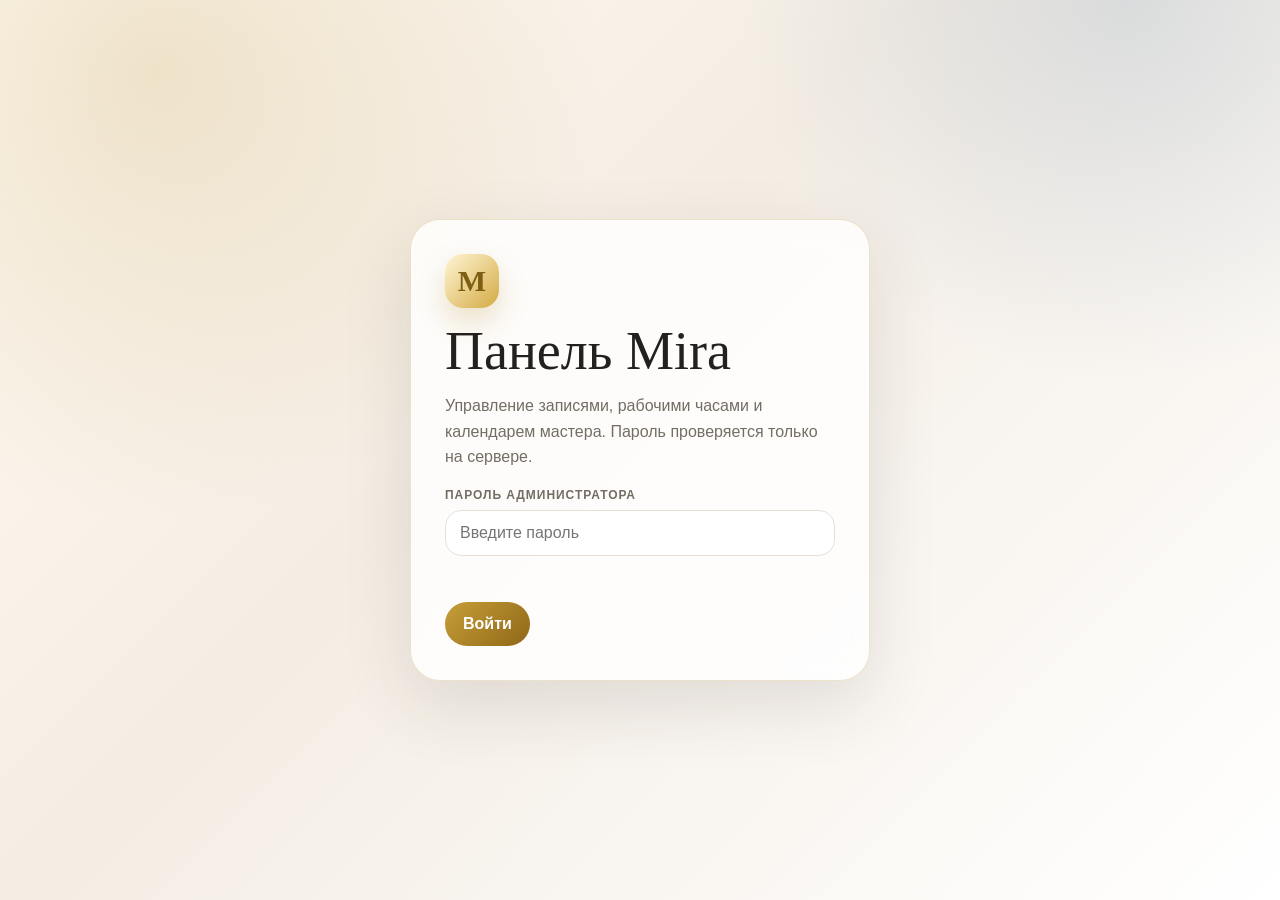
<file: admin.html>
<!doctype html>
<html lang="ru">
<head>
  <meta charset="UTF-8">
  <meta name="viewport" content="width=device-width, initial-scale=1.0">
  <title>Mira Admin</title>
  <meta name="robots" content="noindex" />
  <style>
    :root {
      --ink: #23201d;
      --muted: #746d64;
      --line: #e7dfd3;
      --paper: #fffaf2;
      --card: #ffffff;
      --wash: #f6f0e7;
      --gold: #b89137;
      --gold-soft: #ead6a2;
      --green: #23765a;
      --green-soft: #e4f3eb;
      --red: #b93c35;
      --red-soft: #f8e7e4;
      --blue: #315f92;
      --blue-soft: #e5eff9;
      --shadow: 0 24px 70px rgba(51, 42, 31, 0.12);
      --radius: 22px;
      --sans: "Aptos", "Segoe UI", sans-serif;
      --serif: "Cormorant Garamond", Georgia, serif;
    }

    * { box-sizing: border-box; }

    body {
      margin: 0;
      min-height: 100vh;
      color: var(--ink);
      font-family: var(--sans);
      background:
        radial-gradient(circle at 12% 8%, rgba(184, 145, 55, 0.20), transparent 28rem),
        radial-gradient(circle at 88% 0%, rgba(49, 95, 146, 0.14), transparent 24rem),
        linear-gradient(135deg, #fffaf2 0%, #f4ede4 42%, #fff 100%);
    }

    button,
    input,
    select,
    textarea {
      font: inherit;
    }

    button {
      border: 0;
      cursor: pointer;
    }

    button:disabled {
      cursor: not-allowed;
      opacity: 0.55;
    }

    .hidden { display: none !important; }

    .login-screen {
      display: grid;
      min-height: 100vh;
      place-items: center;
      padding: 28px;
    }

    .login-card {
      width: min(460px, 100%);
      padding: 34px;
      border: 1px solid rgba(184, 145, 55, 0.25);
      border-radius: 30px;
      background: rgba(255, 255, 255, 0.82);
      box-shadow: var(--shadow);
      backdrop-filter: blur(16px);
    }

    .brand-mark {
      display: inline-grid;
      width: 54px;
      height: 54px;
      place-items: center;
      border-radius: 18px;
      color: #7d5e13;
      font-family: var(--serif);
      font-size: 30px;
      font-weight: 700;
      background: linear-gradient(135deg, #fff6d6, #d4aa43);
      box-shadow: 0 14px 28px rgba(184, 145, 55, 0.25);
    }

    h1,
    h2,
    h3 {
      margin: 0;
      font-weight: 500;
    }

    h1 {
      margin-top: 18px;
      font-family: var(--serif);
      font-size: clamp(34px, 6vw, 54px);
      line-height: 0.95;
    }

    h2 {
      font-family: var(--serif);
      font-size: clamp(28px, 4vw, 42px);
    }

    h3 {
      font-size: 18px;
      font-weight: 700;
    }

    .lead {
      color: var(--muted);
      line-height: 1.6;
    }

    .field {
      display: grid;
      gap: 8px;
      margin-top: 18px;
    }

    label {
      color: var(--muted);
      font-size: 12px;
      font-weight: 700;
      letter-spacing: 0.08em;
      text-transform: uppercase;
    }

    input,
    select,
    textarea {
      width: 100%;
      border: 1px solid var(--line);
      border-radius: 16px;
      color: var(--ink);
      background: #fff;
      outline: none;
      padding: 13px 14px;
      transition: border-color 0.2s, box-shadow 0.2s;
    }

    textarea {
      min-height: 96px;
      resize: vertical;
    }

    input:focus,
    select:focus,
    textarea:focus {
      border-color: var(--gold);
      box-shadow: 0 0 0 4px rgba(184, 145, 55, 0.12);
    }

    .error {
      min-height: 20px;
      color: var(--red);
      font-size: 13px;
    }

    .btn {
      display: inline-flex;
      align-items: center;
      justify-content: center;
      gap: 8px;
      min-height: 44px;
      padding: 12px 18px;
      border-radius: 999px;
      color: var(--ink);
      background: var(--gold-soft);
      font-weight: 800;
      transition: transform 0.18s, box-shadow 0.18s, background 0.18s;
    }

    .btn:hover {
      transform: translateY(-1px);
      box-shadow: 0 12px 24px rgba(184, 145, 55, 0.22);
    }

    .btn.primary {
      color: #fff;
      background: linear-gradient(135deg, #c79e38, #8f6717);
    }

    .btn.ghost {
      border: 1px solid var(--line);
      background: #fff;
      color: var(--ink);
      box-shadow: none;
    }

    .btn.danger {
      color: var(--red);
      background: var(--red-soft);
    }

    .btn.small {
      min-height: 34px;
      padding: 8px 12px;
      font-size: 13px;
    }

    .app-shell {
      display: grid;
      grid-template-columns: 292px minmax(0, 1fr);
      min-height: 100vh;
    }

    .sidebar {
      position: sticky;
      top: 0;
      height: 100vh;
      padding: 24px;
      border-right: 1px solid rgba(231, 223, 211, 0.9);
      background: rgba(255, 250, 242, 0.86);
      backdrop-filter: blur(18px);
    }

    .side-brand {
      display: flex;
      align-items: center;
      gap: 14px;
      margin-bottom: 28px;
    }

    .side-brand strong {
      display: block;
      font-family: var(--serif);
      font-size: 30px;
      line-height: 1;
    }

    .side-brand span {
      color: var(--muted);
      font-size: 12px;
      letter-spacing: 0.12em;
      text-transform: uppercase;
    }

    .nav {
      display: grid;
      gap: 10px;
    }

    .nav button {
      display: flex;
      align-items: center;
      justify-content: space-between;
      width: 100%;
      border: 1px solid transparent;
      border-radius: 18px;
      background: transparent;
      color: var(--muted);
      padding: 14px 16px;
      text-align: left;
      font-weight: 800;
    }

    .nav button.active {
      border-color: rgba(184, 145, 55, 0.32);
      color: var(--ink);
      background: #fff;
      box-shadow: 0 12px 30px rgba(70, 54, 28, 0.08);
    }

    .sidebar-footer {
      position: absolute;
      right: 24px;
      bottom: 24px;
      left: 24px;
      display: grid;
      gap: 10px;
    }

    .main {
      min-width: 0;
      padding: 26px;
    }

    .topbar {
      display: flex;
      align-items: center;
      justify-content: space-between;
      gap: 18px;
      margin-bottom: 22px;
    }

    .status {
      color: var(--muted);
      font-size: 13px;
      text-align: right;
    }

    .toolbar {
      display: flex;
      flex-wrap: wrap;
      align-items: center;
      gap: 10px;
    }

    .card {
      border: 1px solid rgba(231, 223, 211, 0.88);
      border-radius: var(--radius);
      background: rgba(255, 255, 255, 0.86);
      box-shadow: 0 16px 46px rgba(51, 42, 31, 0.08);
    }

    .card.pad {
      padding: 22px;
    }

    .grid {
      display: grid;
      gap: 16px;
    }

    .grid.cols-3 {
      grid-template-columns: repeat(3, minmax(0, 1fr));
    }

    .grid.cols-2 {
      grid-template-columns: repeat(2, minmax(0, 1fr));
    }

    .metric {
      display: grid;
      gap: 8px;
      padding: 20px;
      overflow: hidden;
      position: relative;
    }

    .metric::after {
      content: "";
      position: absolute;
      width: 130px;
      height: 130px;
      right: -42px;
      bottom: -62px;
      border-radius: 999px;
      background: rgba(184, 145, 55, 0.12);
    }

    .metric b {
      font-family: var(--serif);
      font-size: 40px;
      font-weight: 600;
    }

    .metric span {
      color: var(--muted);
      font-size: 13px;
      font-weight: 700;
    }

    .section-head {
      display: flex;
      align-items: flex-start;
      justify-content: space-between;
      gap: 16px;
      margin: 24px 0 14px;
    }

    .segmented {
      display: inline-flex;
      padding: 4px;
      border: 1px solid var(--line);
      border-radius: 999px;
      background: #fff;
    }

    .segmented button {
      min-height: 34px;
      border-radius: 999px;
      background: transparent;
      color: var(--muted);
      padding: 7px 12px;
      font-weight: 800;
    }

    .segmented button.active {
      color: #fff;
      background: var(--ink);
    }

    .timeline {
      position: relative;
      min-height: 520px;
      padding-left: 70px;
    }

    .timeline-empty {
      display: grid;
      min-height: 180px;
      place-items: center;
      border: 1px dashed var(--line);
      border-radius: 18px;
      color: var(--muted);
      text-align: center;
    }

    .tick {
      position: absolute;
      right: 0;
      left: 0;
      border-top: 1px solid #eee6dc;
      color: var(--muted);
      font-size: 12px;
    }

    .tick span {
      position: absolute;
      top: -9px;
      left: 0;
      width: 58px;
      text-align: right;
    }

    .timeline-event {
      position: absolute;
      right: 0;
      left: 82px;
      display: grid;
      align-content: start;
      gap: 4px;
      min-height: 52px;
      padding: 12px 14px;
      border-left: 5px solid var(--gold);
      border-radius: 16px;
      background: linear-gradient(135deg, #fff, #fff7e5);
      box-shadow: 0 12px 28px rgba(51, 42, 31, 0.10);
      overflow: hidden;
    }

    .timeline-event strong {
      font-size: 14px;
    }

    .timeline-event small {
      color: var(--muted);
    }

    .week-board {
      display: grid;
      grid-template-columns: repeat(7, minmax(120px, 1fr));
      gap: 12px;
      overflow-x: auto;
      padding-bottom: 6px;
    }

    .week-day,
    .month-cell {
      min-width: 0;
      border: 1px solid var(--line);
      border-radius: 18px;
      background: #fff;
      padding: 12px;
    }

    .week-day.off,
    .month-cell.off {
      background: rgba(255, 255, 255, 0.48);
      color: #afa69a;
    }

    .day-title {
      display: flex;
      justify-content: space-between;
      gap: 8px;
      margin-bottom: 10px;
      color: var(--muted);
      font-size: 12px;
      font-weight: 800;
      text-transform: uppercase;
    }

    .day-title b {
      color: var(--ink);
      font-size: 18px;
    }

    .appointment-chip {
      display: grid;
      gap: 3px;
      margin-top: 8px;
      padding: 10px;
      border-radius: 14px;
      color: var(--ink);
      background: var(--blue-soft);
      font-size: 13px;
    }

    .appointment-chip strong {
      overflow: hidden;
      text-overflow: ellipsis;
      white-space: nowrap;
    }

    .appointment-chip span {
      color: var(--muted);
      font-size: 12px;
    }

    .month-grid {
      display: grid;
      grid-template-columns: repeat(7, minmax(110px, 1fr));
      gap: 10px;
      overflow-x: auto;
    }

    .month-cell {
      min-height: 138px;
      cursor: pointer;
      transition: transform 0.18s, box-shadow 0.18s;
    }

    .month-cell:hover {
      transform: translateY(-2px);
      box-shadow: 0 14px 30px rgba(51, 42, 31, 0.10);
    }

    .month-cell.outside {
      opacity: 0.48;
    }

    .month-cell.today {
      border-color: var(--gold);
      box-shadow: inset 0 0 0 2px rgba(184, 145, 55, 0.18);
    }

    .badges {
      display: flex;
      flex-wrap: wrap;
      gap: 6px;
      margin-top: 8px;
    }

    .badge {
      display: inline-flex;
      align-items: center;
      gap: 5px;
      max-width: 100%;
      border-radius: 999px;
      padding: 5px 9px;
      color: var(--muted);
      background: #f5efe6;
      font-size: 12px;
      font-weight: 800;
    }

    .badge.green {
      color: var(--green);
      background: var(--green-soft);
    }

    .badge.red {
      color: var(--red);
      background: var(--red-soft);
    }

    .badge.blue {
      color: var(--blue);
      background: var(--blue-soft);
    }

    .list {
      display: grid;
      gap: 12px;
    }

    .list-row {
      display: grid;
      grid-template-columns: minmax(130px, 0.85fr) minmax(220px, 1.4fr) minmax(160px, 1fr) auto;
      gap: 14px;
      align-items: center;
      padding: 14px;
      border: 1px solid var(--line);
      border-radius: 18px;
      background: #fff;
    }

    .list-row .muted,
    .muted {
      color: var(--muted);
    }

    .row-actions {
      display: flex;
      flex-wrap: wrap;
      justify-content: flex-end;
      gap: 8px;
    }

    .empty {
      padding: 28px;
      border: 1px dashed var(--line);
      border-radius: 18px;
      color: var(--muted);
      text-align: center;
    }

    .settings-layout {
      display: grid;
      grid-template-columns: minmax(280px, 420px) minmax(0, 1fr);
      gap: 16px;
      align-items: start;
    }

    .modal-backdrop {
      position: fixed;
      inset: 0;
      z-index: 50;
      display: grid;
      place-items: center;
      padding: 24px;
      background: rgba(35, 32, 29, 0.42);
      backdrop-filter: blur(8px);
    }

    .modal {
      width: min(760px, 100%);
      max-height: min(820px, 92vh);
      overflow: auto;
      border-radius: 28px;
      background: var(--paper);
      box-shadow: 0 28px 90px rgba(0, 0, 0, 0.28);
    }

    .modal-head {
      position: sticky;
      top: 0;
      z-index: 2;
      display: flex;
      align-items: center;
      justify-content: space-between;
      gap: 16px;
      padding: 22px;
      border-bottom: 1px solid var(--line);
      background: rgba(255, 250, 242, 0.94);
      backdrop-filter: blur(14px);
    }

    .modal-body {
      padding: 22px;
    }

    .service-picker {
      display: grid;
      grid-template-columns: repeat(auto-fit, minmax(190px, 1fr));
      gap: 8px;
      margin-top: 10px;
    }

    .service-option {
      display: flex;
      gap: 9px;
      align-items: flex-start;
      padding: 10px;
      border: 1px solid var(--line);
      border-radius: 14px;
      background: #fff;
      color: var(--ink);
      font-size: 13px;
      text-transform: none;
      letter-spacing: 0;
    }

    .service-option input {
      width: auto;
      margin-top: 2px;
    }

    .slot-grid {
      display: grid;
      grid-template-columns: repeat(auto-fill, minmax(92px, 1fr));
      gap: 8px;
      margin-top: 10px;
    }

    .slot-btn {
      min-height: 42px;
      border: 1px solid var(--line);
      border-radius: 14px;
      background: #fff;
      color: var(--ink);
      font-weight: 800;
    }

    .slot-btn.active {
      border-color: var(--gold);
      color: #fff;
      background: var(--ink);
    }

    .toast {
      position: fixed;
      right: 20px;
      bottom: 20px;
      z-index: 80;
      max-width: 360px;
      padding: 14px 16px;
      border-radius: 18px;
      color: #fff;
      background: var(--ink);
      box-shadow: 0 16px 44px rgba(0, 0, 0, 0.24);
    }

    @media (max-width: 1060px) {
      .app-shell {
        grid-template-columns: 1fr;
      }

      .sidebar {
        position: relative;
        height: auto;
        border-right: 0;
        border-bottom: 1px solid var(--line);
      }

      .sidebar-footer {
        position: static;
        margin-top: 20px;
      }

      .nav {
        grid-template-columns: repeat(2, minmax(0, 1fr));
      }

      .grid.cols-3,
      .grid.cols-2,
      .settings-layout {
        grid-template-columns: 1fr;
      }

      .list-row {
        grid-template-columns: 1fr;
      }

      .row-actions {
        justify-content: flex-start;
      }
    }

    @media (max-width: 700px) {
      .main,
      .sidebar {
        padding: 16px;
      }

      .topbar,
      .section-head {
        display: grid;
      }

      .nav {
        grid-template-columns: 1fr;
      }

      .month-grid,
      .week-board {
        grid-template-columns: 1fr;
      }

      .timeline {
        padding-left: 0;
      }

      .tick span {
        display: none;
      }

      .timeline-event {
        left: 12px;
      }
    }
  </style>
</head>
<body>
  <div id="toast" class="toast hidden"></div>

  <section id="loginScreen" class="login-screen">
    <form id="loginForm" class="login-card">
      <span class="brand-mark">M</span>
      <h1>Панель Mira</h1>
      <p class="lead">Управление записями, рабочими часами и календарем мастера. Пароль проверяется только на сервере.</p>
      <div class="field">
        <label for="passwordInput">Пароль администратора</label>
        <input id="passwordInput" type="password" autocomplete="current-password" placeholder="Введите пароль">
      </div>
      <p id="loginError" class="error"></p>
      <button id="loginBtn" class="btn primary" type="submit">Войти</button>
    </form>
  </section>

  <div id="app" class="app-shell hidden">
    <aside class="sidebar">
      <div class="side-brand">
        <span class="brand-mark">M</span>
        <div>
          <strong>Mira</strong>
          <span>Back office</span>
        </div>
      </div>

      <nav class="nav">
        <button class="active" type="button" data-nav="dashboard">Сегодня <span id="todayCountBadge">0</span></button>
        <button type="button" data-nav="calendar">Календарь <span>день/неделя</span></button>
        <button type="button" data-nav="appointments">Записи <span id="allCountBadge">0</span></button>
        <button type="button" data-nav="schedule">График <span>часы/блоки</span></button>
      </nav>

      <div class="sidebar-footer">
        <button class="btn primary" type="button" data-open-create>Создать запись</button>
        <button id="logoutBtn" class="btn ghost" type="button">Выйти</button>
      </div>
    </aside>

    <main class="main">
      <header class="topbar">
        <div>
          <h2 id="rangeTitle">Сегодня</h2>
          <p id="rangeSubtitle" class="lead">Живая синхронизация с Google Calendar</p>
        </div>
        <div class="toolbar">
          <button class="btn ghost small" type="button" data-prev>Назад</button>
          <button class="btn ghost small" type="button" data-today>Сегодня</button>
          <button class="btn ghost small" type="button" data-next>Вперед</button>
          <button class="btn small" type="button" data-refresh>Обновить</button>
        </div>
        <div id="statusText" class="status">Готово</div>
      </header>

      <section data-view-panel="dashboard">
        <div class="grid cols-3">
          <article class="card metric">
            <span>Записей сегодня</span>
            <b id="metricToday">0</b>
          </article>
          <article class="card metric">
            <span>Минут занято</span>
            <b id="metricMinutes">0</b>
          </article>
          <article class="card metric">
            <span>Ближайшая запись</span>
            <b id="metricNext">-</b>
          </article>
        </div>

        <div class="section-head">
          <div>
            <h3>Хронология сегодняшнего дня</h3>
            <p class="muted">Записи можно перенести, удалить или добавить вручную после звонка клиента.</p>
          </div>
          <button class="btn primary small" type="button" data-open-create>Новая запись</button>
        </div>
        <div id="todayTimeline" class="card pad"></div>
      </section>

      <section class="hidden" data-view-panel="calendar">
        <div class="section-head">
          <div>
            <h3>Календарь мастера</h3>
            <p class="muted">Месяц, неделя и день показывают реальные записи из Google Calendar.</p>
          </div>
          <div class="segmented">
            <button type="button" data-mode="day">День</button>
            <button class="active" type="button" data-mode="week">Неделя</button>
            <button type="button" data-mode="month">Месяц</button>
          </div>
        </div>
        <div id="calendarBoard"></div>
      </section>

      <section class="hidden" data-view-panel="appointments">
        <div class="section-head">
          <div>
            <h3>Все записи в выбранном периоде</h3>
            <p class="muted">Удаление освобождает слот, перенос меняет время события в Google Calendar.</p>
          </div>
          <div class="toolbar">
            <input id="appointmentSearch" type="search" placeholder="Поиск клиента, телефона или услуги">
            <button class="btn primary small" type="button" data-open-create>Создать</button>
          </div>
        </div>
        <div id="appointmentsList" class="list"></div>
      </section>

      <section class="hidden" data-view-panel="schedule">
        <div class="section-head">
          <div>
            <h3>Планирование графика</h3>
            <p class="muted">Настраивайте нестандартные рабочие дни, отпуска, больничные и технические блоки.</p>
          </div>
        </div>

        <div class="settings-layout">
          <article class="card pad">
            <h3>Рабочие часы на дату</h3>
            <div class="field">
              <label for="hoursDate">Дата</label>
              <input id="hoursDate" type="date">
            </div>
            <div class="grid cols-2">
              <div class="field">
                <label for="hoursStart">Начало</label>
                <input id="hoursStart" type="time" value="08:00" step="900">
              </div>
              <div class="field">
                <label for="hoursEnd">Конец</label>
                <input id="hoursEnd" type="time" value="21:00" step="900">
              </div>
            </div>
            <div class="field">
              <label for="hoursBreaks">Перерывы</label>
              <textarea id="hoursBreaks" placeholder="13:00-14:00&#10;17:30-18:00"></textarea>
            </div>
            <div class="toolbar" style="margin-top: 16px">
              <button id="saveHoursBtn" class="btn primary" type="button">Сохранить часы</button>
              <button id="removeHoursByDateBtn" class="btn ghost" type="button">Вернуть базовый график</button>
            </div>
          </article>

          <article class="card pad">
            <h3>Блокировка времени</h3>
            <div class="field">
              <label for="blockDate">Дата</label>
              <input id="blockDate" type="date">
            </div>
            <label class="service-option" style="margin-top: 12px">
              <input id="blockAllDay" type="checkbox" checked>
              <span>Закрыть весь день</span>
            </label>
            <div class="grid cols-2">
              <div class="field">
                <label for="blockStart">Начало</label>
                <input id="blockStart" type="time" value="10:00" step="900">
              </div>
              <div class="field">
                <label for="blockEnd">Конец</label>
                <input id="blockEnd" type="time" value="15:00" step="900">
              </div>
            </div>
            <div class="field">
              <label for="blockLabel">Причина</label>
              <input id="blockLabel" type="text" placeholder="Отпуск, больничный, занято">
            </div>
            <div class="toolbar" style="margin-top: 16px">
              <button id="saveBlockBtn" class="btn primary" type="button">Поставить блок</button>
            </div>
          </article>
        </div>

        <div class="grid cols-2" style="margin-top: 16px">
          <article class="card pad">
            <h3>Нестандартные рабочие дни</h3>
            <div id="customHoursList" class="list" style="margin-top: 14px"></div>
          </article>
          <article class="card pad">
            <h3>Блокировки</h3>
            <div id="blocksList" class="list" style="margin-top: 14px"></div>
          </article>
        </div>
      </section>
    </main>
  </div>

  <div id="modalBackdrop" class="modal-backdrop hidden">
    <div id="modal" class="modal" role="dialog" aria-modal="true"></div>
  </div>

  <script src="/admin.js"></script>
</body>
</html>
</file>
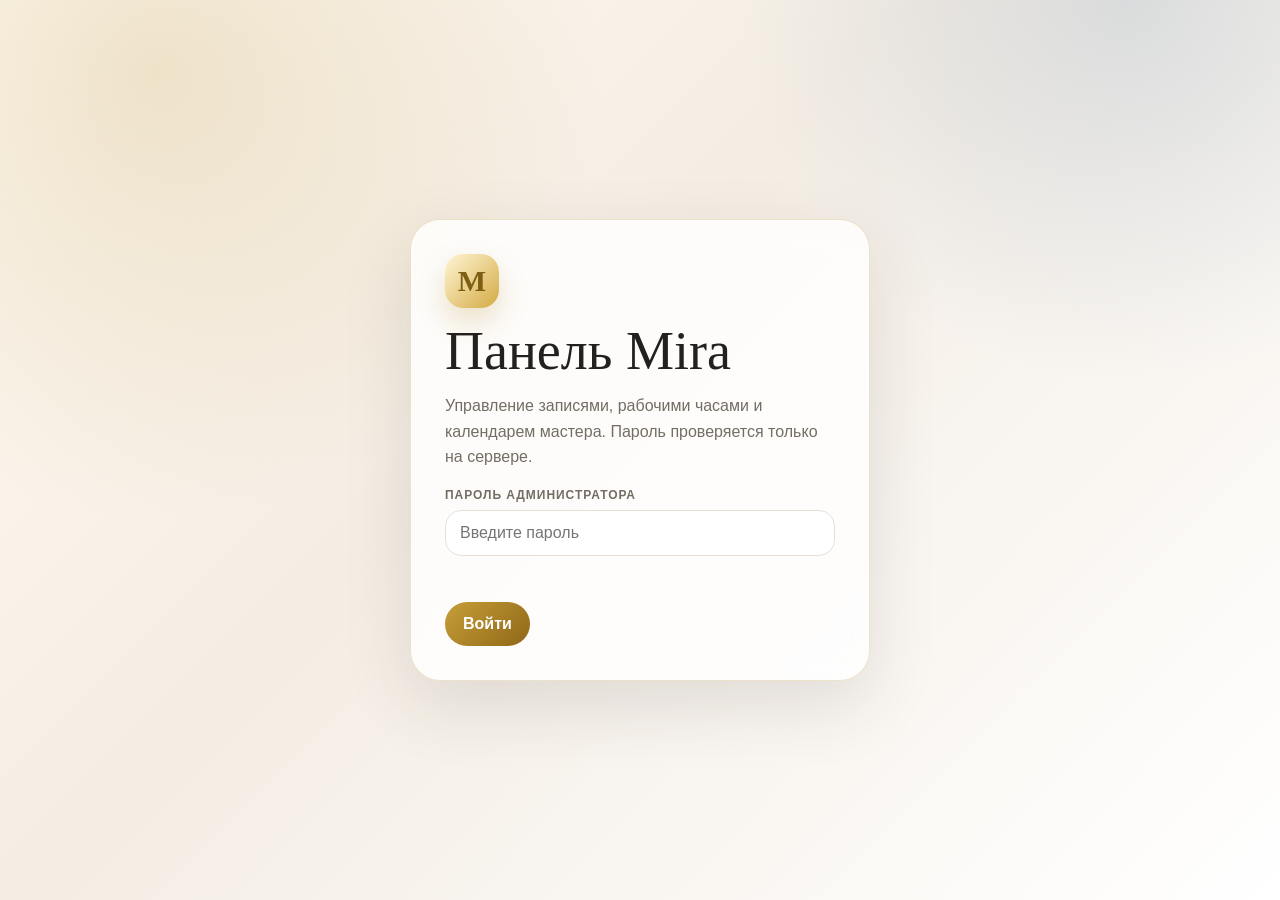
<file: frontend/admin.html>
<!doctype html>
<html lang="ru">
<head>
  <meta charset="UTF-8">
  <meta name="viewport" content="width=device-width, initial-scale=1.0">
  <title>Mira Admin</title>
  <style>
    :root {
      --ink: #23201d;
      --muted: #746d64;
      --line: #e7dfd3;
      --paper: #fffaf2;
      --card: #ffffff;
      --wash: #f6f0e7;
      --gold: #b89137;
      --gold-soft: #ead6a2;
      --green: #23765a;
      --green-soft: #e4f3eb;
      --red: #b93c35;
      --red-soft: #f8e7e4;
      --blue: #315f92;
      --blue-soft: #e5eff9;
      --shadow: 0 24px 70px rgba(51, 42, 31, 0.12);
      --radius: 22px;
      --sans: "Aptos", "Segoe UI", sans-serif;
      --serif: "Cormorant Garamond", Georgia, serif;
    }

    * { box-sizing: border-box; }

    body {
      margin: 0;
      min-height: 100vh;
      color: var(--ink);
      font-family: var(--sans);
      background:
        radial-gradient(circle at 12% 8%, rgba(184, 145, 55, 0.20), transparent 28rem),
        radial-gradient(circle at 88% 0%, rgba(49, 95, 146, 0.14), transparent 24rem),
        linear-gradient(135deg, #fffaf2 0%, #f4ede4 42%, #fff 100%);
    }

    button,
    input,
    select,
    textarea {
      font: inherit;
    }

    button {
      border: 0;
      cursor: pointer;
    }

    button:disabled {
      cursor: not-allowed;
      opacity: 0.55;
    }

    .hidden { display: none !important; }

    .login-screen {
      display: grid;
      min-height: 100vh;
      place-items: center;
      padding: 28px;
    }

    .login-card {
      width: min(460px, 100%);
      padding: 34px;
      border: 1px solid rgba(184, 145, 55, 0.25);
      border-radius: 30px;
      background: rgba(255, 255, 255, 0.82);
      box-shadow: var(--shadow);
      backdrop-filter: blur(16px);
    }

    .brand-mark {
      display: inline-grid;
      width: 54px;
      height: 54px;
      place-items: center;
      border-radius: 18px;
      color: #7d5e13;
      font-family: var(--serif);
      font-size: 30px;
      font-weight: 700;
      background: linear-gradient(135deg, #fff6d6, #d4aa43);
      box-shadow: 0 14px 28px rgba(184, 145, 55, 0.25);
    }

    h1,
    h2,
    h3 {
      margin: 0;
      font-weight: 500;
    }

    h1 {
      margin-top: 18px;
      font-family: var(--serif);
      font-size: clamp(34px, 6vw, 54px);
      line-height: 0.95;
    }

    h2 {
      font-family: var(--serif);
      font-size: clamp(28px, 4vw, 42px);
    }

    h3 {
      font-size: 18px;
      font-weight: 700;
    }

    .lead {
      color: var(--muted);
      line-height: 1.6;
    }

    .field {
      display: grid;
      gap: 8px;
      margin-top: 18px;
    }

    label {
      color: var(--muted);
      font-size: 12px;
      font-weight: 700;
      letter-spacing: 0.08em;
      text-transform: uppercase;
    }

    input,
    select,
    textarea {
      width: 100%;
      border: 1px solid var(--line);
      border-radius: 16px;
      color: var(--ink);
      background: #fff;
      outline: none;
      padding: 13px 14px;
      transition: border-color 0.2s, box-shadow 0.2s;
    }

    textarea {
      min-height: 96px;
      resize: vertical;
    }

    input:focus,
    select:focus,
    textarea:focus {
      border-color: var(--gold);
      box-shadow: 0 0 0 4px rgba(184, 145, 55, 0.12);
    }

    .error {
      min-height: 20px;
      color: var(--red);
      font-size: 13px;
    }

    .btn {
      display: inline-flex;
      align-items: center;
      justify-content: center;
      gap: 8px;
      min-height: 44px;
      padding: 12px 18px;
      border-radius: 999px;
      color: var(--ink);
      background: var(--gold-soft);
      font-weight: 800;
      transition: transform 0.18s, box-shadow 0.18s, background 0.18s;
    }

    .btn:hover {
      transform: translateY(-1px);
      box-shadow: 0 12px 24px rgba(184, 145, 55, 0.22);
    }

    .btn.primary {
      color: #fff;
      background: linear-gradient(135deg, #c79e38, #8f6717);
    }

    .btn.ghost {
      border: 1px solid var(--line);
      background: #fff;
      color: var(--ink);
      box-shadow: none;
    }

    .btn.danger {
      color: var(--red);
      background: var(--red-soft);
    }

    .btn.small {
      min-height: 34px;
      padding: 8px 12px;
      font-size: 13px;
    }

    .app-shell {
      display: grid;
      grid-template-columns: 292px minmax(0, 1fr);
      min-height: 100vh;
    }

    .sidebar {
      position: sticky;
      top: 0;
      height: 100vh;
      padding: 24px;
      border-right: 1px solid rgba(231, 223, 211, 0.9);
      background: rgba(255, 250, 242, 0.86);
      backdrop-filter: blur(18px);
    }

    .side-brand {
      display: flex;
      align-items: center;
      gap: 14px;
      margin-bottom: 28px;
    }

    .side-brand strong {
      display: block;
      font-family: var(--serif);
      font-size: 30px;
      line-height: 1;
    }

    .side-brand span {
      color: var(--muted);
      font-size: 12px;
      letter-spacing: 0.12em;
      text-transform: uppercase;
    }

    .nav {
      display: grid;
      gap: 10px;
    }

    .nav button {
      display: flex;
      align-items: center;
      justify-content: space-between;
      width: 100%;
      border: 1px solid transparent;
      border-radius: 18px;
      background: transparent;
      color: var(--muted);
      padding: 14px 16px;
      text-align: left;
      font-weight: 800;
    }

    .nav button.active {
      border-color: rgba(184, 145, 55, 0.32);
      color: var(--ink);
      background: #fff;
      box-shadow: 0 12px 30px rgba(70, 54, 28, 0.08);
    }

    .sidebar-footer {
      position: absolute;
      right: 24px;
      bottom: 24px;
      left: 24px;
      display: grid;
      gap: 10px;
    }

    .main {
      min-width: 0;
      padding: 26px;
    }

    .topbar {
      display: flex;
      align-items: center;
      justify-content: space-between;
      gap: 18px;
      margin-bottom: 22px;
    }

    .status {
      color: var(--muted);
      font-size: 13px;
      text-align: right;
    }

    .toolbar {
      display: flex;
      flex-wrap: wrap;
      align-items: center;
      gap: 10px;
    }

    .card {
      border: 1px solid rgba(231, 223, 211, 0.88);
      border-radius: var(--radius);
      background: rgba(255, 255, 255, 0.86);
      box-shadow: 0 16px 46px rgba(51, 42, 31, 0.08);
    }

    .card.pad {
      padding: 22px;
    }

    .grid {
      display: grid;
      gap: 16px;
    }

    .grid.cols-3 {
      grid-template-columns: repeat(3, minmax(0, 1fr));
    }

    .grid.cols-2 {
      grid-template-columns: repeat(2, minmax(0, 1fr));
    }

    .metric {
      display: grid;
      gap: 8px;
      padding: 20px;
      overflow: hidden;
      position: relative;
    }

    .metric::after {
      content: "";
      position: absolute;
      width: 130px;
      height: 130px;
      right: -42px;
      bottom: -62px;
      border-radius: 999px;
      background: rgba(184, 145, 55, 0.12);
    }

    .metric b {
      font-family: var(--serif);
      font-size: 40px;
      font-weight: 600;
    }

    .metric span {
      color: var(--muted);
      font-size: 13px;
      font-weight: 700;
    }

    .section-head {
      display: flex;
      align-items: flex-start;
      justify-content: space-between;
      gap: 16px;
      margin: 24px 0 14px;
    }

    .segmented {
      display: inline-flex;
      padding: 4px;
      border: 1px solid var(--line);
      border-radius: 999px;
      background: #fff;
    }

    .segmented button {
      min-height: 34px;
      border-radius: 999px;
      background: transparent;
      color: var(--muted);
      padding: 7px 12px;
      font-weight: 800;
    }

    .segmented button.active {
      color: #fff;
      background: var(--ink);
    }

    .timeline {
      position: relative;
      min-height: 520px;
      padding-left: 70px;
    }

    .timeline-empty {
      display: grid;
      min-height: 180px;
      place-items: center;
      border: 1px dashed var(--line);
      border-radius: 18px;
      color: var(--muted);
      text-align: center;
    }

    .tick {
      position: absolute;
      right: 0;
      left: 0;
      border-top: 1px solid #eee6dc;
      color: var(--muted);
      font-size: 12px;
    }

    .tick span {
      position: absolute;
      top: -9px;
      left: 0;
      width: 58px;
      text-align: right;
    }

    .timeline-event {
      position: absolute;
      right: 0;
      left: 82px;
      display: grid;
      align-content: start;
      gap: 4px;
      min-height: 52px;
      padding: 12px 14px;
      border-left: 5px solid var(--gold);
      border-radius: 16px;
      background: linear-gradient(135deg, #fff, #fff7e5);
      box-shadow: 0 12px 28px rgba(51, 42, 31, 0.10);
      overflow: hidden;
    }

    .timeline-event strong {
      font-size: 14px;
    }

    .timeline-event small {
      color: var(--muted);
    }

    .week-board {
      display: grid;
      grid-template-columns: repeat(7, minmax(120px, 1fr));
      gap: 12px;
      overflow-x: auto;
      padding-bottom: 6px;
    }

    .week-day,
    .month-cell {
      min-width: 0;
      border: 1px solid var(--line);
      border-radius: 18px;
      background: #fff;
      padding: 12px;
    }

    .week-day.off,
    .month-cell.off {
      background: rgba(255, 255, 255, 0.48);
      color: #afa69a;
    }

    .day-title {
      display: flex;
      justify-content: space-between;
      gap: 8px;
      margin-bottom: 10px;
      color: var(--muted);
      font-size: 12px;
      font-weight: 800;
      text-transform: uppercase;
    }

    .day-title b {
      color: var(--ink);
      font-size: 18px;
    }

    .appointment-chip {
      display: grid;
      gap: 3px;
      margin-top: 8px;
      padding: 10px;
      border-radius: 14px;
      color: var(--ink);
      background: var(--blue-soft);
      font-size: 13px;
    }

    .appointment-chip strong {
      overflow: hidden;
      text-overflow: ellipsis;
      white-space: nowrap;
    }

    .appointment-chip span {
      color: var(--muted);
      font-size: 12px;
    }

    .month-grid {
      display: grid;
      grid-template-columns: repeat(7, minmax(110px, 1fr));
      gap: 10px;
      overflow-x: auto;
    }

    .month-cell {
      min-height: 138px;
      cursor: pointer;
      transition: transform 0.18s, box-shadow 0.18s;
    }

    .month-cell:hover {
      transform: translateY(-2px);
      box-shadow: 0 14px 30px rgba(51, 42, 31, 0.10);
    }

    .month-cell.outside {
      opacity: 0.48;
    }

    .month-cell.today {
      border-color: var(--gold);
      box-shadow: inset 0 0 0 2px rgba(184, 145, 55, 0.18);
    }

    .badges {
      display: flex;
      flex-wrap: wrap;
      gap: 6px;
      margin-top: 8px;
    }

    .badge {
      display: inline-flex;
      align-items: center;
      gap: 5px;
      max-width: 100%;
      border-radius: 999px;
      padding: 5px 9px;
      color: var(--muted);
      background: #f5efe6;
      font-size: 12px;
      font-weight: 800;
    }

    .badge.green {
      color: var(--green);
      background: var(--green-soft);
    }

    .badge.red {
      color: var(--red);
      background: var(--red-soft);
    }

    .badge.blue {
      color: var(--blue);
      background: var(--blue-soft);
    }

    .list {
      display: grid;
      gap: 12px;
    }

    .list-row {
      display: grid;
      grid-template-columns: minmax(130px, 0.85fr) minmax(220px, 1.4fr) minmax(160px, 1fr) auto;
      gap: 14px;
      align-items: center;
      padding: 14px;
      border: 1px solid var(--line);
      border-radius: 18px;
      background: #fff;
    }

    .list-row .muted,
    .muted {
      color: var(--muted);
    }

    .row-actions {
      display: flex;
      flex-wrap: wrap;
      justify-content: flex-end;
      gap: 8px;
    }

    .empty {
      padding: 28px;
      border: 1px dashed var(--line);
      border-radius: 18px;
      color: var(--muted);
      text-align: center;
    }

    .settings-layout {
      display: grid;
      grid-template-columns: minmax(280px, 420px) minmax(0, 1fr);
      gap: 16px;
      align-items: start;
    }

    .modal-backdrop {
      position: fixed;
      inset: 0;
      z-index: 50;
      display: grid;
      place-items: center;
      padding: 24px;
      background: rgba(35, 32, 29, 0.42);
      backdrop-filter: blur(8px);
    }

    .modal {
      width: min(760px, 100%);
      max-height: min(820px, 92vh);
      overflow: auto;
      border-radius: 28px;
      background: var(--paper);
      box-shadow: 0 28px 90px rgba(0, 0, 0, 0.28);
    }

    .modal-head {
      position: sticky;
      top: 0;
      z-index: 2;
      display: flex;
      align-items: center;
      justify-content: space-between;
      gap: 16px;
      padding: 22px;
      border-bottom: 1px solid var(--line);
      background: rgba(255, 250, 242, 0.94);
      backdrop-filter: blur(14px);
    }

    .modal-body {
      padding: 22px;
    }

    .service-picker {
      display: grid;
      grid-template-columns: repeat(auto-fit, minmax(190px, 1fr));
      gap: 8px;
      margin-top: 10px;
    }

    .service-option {
      display: flex;
      gap: 9px;
      align-items: flex-start;
      padding: 10px;
      border: 1px solid var(--line);
      border-radius: 14px;
      background: #fff;
      color: var(--ink);
      font-size: 13px;
      text-transform: none;
      letter-spacing: 0;
    }

    .service-option input {
      width: auto;
      margin-top: 2px;
    }

    .slot-grid {
      display: grid;
      grid-template-columns: repeat(auto-fill, minmax(92px, 1fr));
      gap: 8px;
      margin-top: 10px;
    }

    .slot-btn {
      min-height: 42px;
      border: 1px solid var(--line);
      border-radius: 14px;
      background: #fff;
      color: var(--ink);
      font-weight: 800;
    }

    .slot-btn.active {
      border-color: var(--gold);
      color: #fff;
      background: var(--ink);
    }

    .toast {
      position: fixed;
      right: 20px;
      bottom: 20px;
      z-index: 80;
      max-width: 360px;
      padding: 14px 16px;
      border-radius: 18px;
      color: #fff;
      background: var(--ink);
      box-shadow: 0 16px 44px rgba(0, 0, 0, 0.24);
    }

    @media (max-width: 1060px) {
      .app-shell {
        grid-template-columns: 1fr;
      }

      .sidebar {
        position: relative;
        height: auto;
        border-right: 0;
        border-bottom: 1px solid var(--line);
      }

      .sidebar-footer {
        position: static;
        margin-top: 20px;
      }

      .nav {
        grid-template-columns: repeat(2, minmax(0, 1fr));
      }

      .grid.cols-3,
      .grid.cols-2,
      .settings-layout {
        grid-template-columns: 1fr;
      }

      .list-row {
        grid-template-columns: 1fr;
      }

      .row-actions {
        justify-content: flex-start;
      }
    }

    @media (max-width: 700px) {
      .main,
      .sidebar {
        padding: 16px;
      }

      .topbar,
      .section-head {
        display: grid;
      }

      .nav {
        grid-template-columns: 1fr;
      }

      .month-grid,
      .week-board {
        grid-template-columns: 1fr;
      }

      .timeline {
        padding-left: 0;
      }

      .tick span {
        display: none;
      }

      .timeline-event {
        left: 12px;
      }
    }
  </style>
</head>
<body>
  <div id="toast" class="toast hidden"></div>

  <section id="loginScreen" class="login-screen">
    <form id="loginForm" class="login-card">
      <span class="brand-mark">M</span>
      <h1>Панель Mira</h1>
      <p class="lead">Управление записями, рабочими часами и календарем мастера. Пароль проверяется только на сервере.</p>
      <div class="field">
        <label for="passwordInput">Пароль администратора</label>
        <input id="passwordInput" type="password" autocomplete="current-password" placeholder="Введите пароль">
      </div>
      <p id="loginError" class="error"></p>
      <button id="loginBtn" class="btn primary" type="submit">Войти</button>
    </form>
  </section>

  <div id="app" class="app-shell hidden">
    <aside class="sidebar">
      <div class="side-brand">
        <span class="brand-mark">M</span>
        <div>
          <strong>Mira</strong>
          <span>Back office</span>
        </div>
      </div>

      <nav class="nav">
        <button class="active" type="button" data-nav="dashboard">Сегодня <span id="todayCountBadge">0</span></button>
        <button type="button" data-nav="calendar">Календарь <span>день/неделя</span></button>
        <button type="button" data-nav="appointments">Записи <span id="allCountBadge">0</span></button>
        <button type="button" data-nav="schedule">График <span>часы/блоки</span></button>
      </nav>

      <div class="sidebar-footer">
        <button class="btn primary" type="button" data-open-create>Создать запись</button>
        <button id="logoutBtn" class="btn ghost" type="button">Выйти</button>
      </div>
    </aside>

    <main class="main">
      <header class="topbar">
        <div>
          <h2 id="rangeTitle">Сегодня</h2>
          <p id="rangeSubtitle" class="lead">Живая синхронизация с Google Calendar</p>
        </div>
        <div class="toolbar">
          <button class="btn ghost small" type="button" data-prev>Назад</button>
          <button class="btn ghost small" type="button" data-today>Сегодня</button>
          <button class="btn ghost small" type="button" data-next>Вперед</button>
          <button class="btn small" type="button" data-refresh>Обновить</button>
        </div>
        <div id="statusText" class="status">Готово</div>
      </header>

      <section data-view-panel="dashboard">
        <div class="grid cols-3">
          <article class="card metric">
            <span>Записей сегодня</span>
            <b id="metricToday">0</b>
          </article>
          <article class="card metric">
            <span>Минут занято</span>
            <b id="metricMinutes">0</b>
          </article>
          <article class="card metric">
            <span>Ближайшая запись</span>
            <b id="metricNext">-</b>
          </article>
        </div>

        <div class="section-head">
          <div>
            <h3>Хронология сегодняшнего дня</h3>
            <p class="muted">Записи можно перенести, удалить или добавить вручную после звонка клиента.</p>
          </div>
          <button class="btn primary small" type="button" data-open-create>Новая запись</button>
        </div>
        <div id="todayTimeline" class="card pad"></div>
      </section>

      <section class="hidden" data-view-panel="calendar">
        <div class="section-head">
          <div>
            <h3>Календарь мастера</h3>
            <p class="muted">Месяц, неделя и день показывают реальные записи из Google Calendar.</p>
          </div>
          <div class="segmented">
            <button type="button" data-mode="day">День</button>
            <button class="active" type="button" data-mode="week">Неделя</button>
            <button type="button" data-mode="month">Месяц</button>
          </div>
        </div>
        <div id="calendarBoard"></div>
      </section>

      <section class="hidden" data-view-panel="appointments">
        <div class="section-head">
          <div>
            <h3>Все записи в выбранном периоде</h3>
            <p class="muted">Удаление освобождает слот, перенос меняет время события в Google Calendar.</p>
          </div>
          <div class="toolbar">
            <input id="appointmentSearch" type="search" placeholder="Поиск клиента, телефона или услуги">
            <button class="btn primary small" type="button" data-open-create>Создать</button>
          </div>
        </div>
        <div id="appointmentsList" class="list"></div>
      </section>

      <section class="hidden" data-view-panel="schedule">
        <div class="section-head">
          <div>
            <h3>Планирование графика</h3>
            <p class="muted">Настраивайте нестандартные рабочие дни, отпуска, больничные и технические блоки.</p>
          </div>
        </div>

        <div class="settings-layout">
          <article class="card pad">
            <h3>Рабочие часы на дату</h3>
            <div class="field">
              <label for="hoursDate">Дата</label>
              <input id="hoursDate" type="date">
            </div>
            <div class="grid cols-2">
              <div class="field">
                <label for="hoursStart">Начало</label>
                <input id="hoursStart" type="time" value="08:00" step="900">
              </div>
              <div class="field">
                <label for="hoursEnd">Конец</label>
                <input id="hoursEnd" type="time" value="21:00" step="900">
              </div>
            </div>
            <div class="field">
              <label for="hoursBreaks">Перерывы</label>
              <textarea id="hoursBreaks" placeholder="13:00-14:00&#10;17:30-18:00"></textarea>
            </div>
            <div class="toolbar" style="margin-top: 16px">
              <button id="saveHoursBtn" class="btn primary" type="button">Сохранить часы</button>
              <button id="removeHoursByDateBtn" class="btn ghost" type="button">Вернуть базовый график</button>
            </div>
          </article>

          <article class="card pad">
            <h3>Блокировка времени</h3>
            <div class="field">
              <label for="blockDate">Дата</label>
              <input id="blockDate" type="date">
            </div>
            <label class="service-option" style="margin-top: 12px">
              <input id="blockAllDay" type="checkbox" checked>
              <span>Закрыть весь день</span>
            </label>
            <div class="grid cols-2">
              <div class="field">
                <label for="blockStart">Начало</label>
                <input id="blockStart" type="time" value="10:00" step="900">
              </div>
              <div class="field">
                <label for="blockEnd">Конец</label>
                <input id="blockEnd" type="time" value="15:00" step="900">
              </div>
            </div>
            <div class="field">
              <label for="blockLabel">Причина</label>
              <input id="blockLabel" type="text" placeholder="Отпуск, больничный, занято">
            </div>
            <div class="toolbar" style="margin-top: 16px">
              <button id="saveBlockBtn" class="btn primary" type="button">Поставить блок</button>
            </div>
          </article>
        </div>

        <div class="grid cols-2" style="margin-top: 16px">
          <article class="card pad">
            <h3>Нестандартные рабочие дни</h3>
            <div id="customHoursList" class="list" style="margin-top: 14px"></div>
          </article>
          <article class="card pad">
            <h3>Блокировки</h3>
            <div id="blocksList" class="list" style="margin-top: 14px"></div>
          </article>
        </div>
      </section>
    </main>
  </div>

  <div id="modalBackdrop" class="modal-backdrop hidden">
    <div id="modal" class="modal" role="dialog" aria-modal="true"></div>
  </div>

  <script src="/frontend/admin.js"></script>
</body>
</html>
</file>
<file: src/style.css>
*,
*::before,
*::after {
  box-sizing: border-box;
  margin: 0;
  padding: 0;
}

:root {
  /* ── Palette: Gold · Black · White ── */
  --gold: #c9a84c;
  --gold-lt: #e8cc7a;
  --gold-dk: #9a7930;
  --gold-bg: rgba(201, 168, 76, 0.08);
  --gold-bg2: rgba(201, 168, 76, 0.14);

  --black: #0d0d0d;
  --ink: #1a1a1a;
  --charcoal: #2a2a2a;
  --mid: #6b6b6b;
  --dim: #999;
  --border: #e0e0e0;
  --border-dk: #c8c8c8;
  --off-white: #f7f5f0;
  --white: #ffffff;

  --r: 13px;
  --sh: 0 2px 28px rgba(0, 0, 0, 0.07), 0 1px 4px rgba(0, 0, 0, 0.04);
}

body {
  font-family: "Jost", sans-serif;
  background: var(--off-white);
  color: var(--ink);
  min-height: 100vh;
  line-height: 1.55;
}

/* subtle texture overlay */
body::before {
  content: "";
  position: fixed;
  inset: 0;
  z-index: 0;
  pointer-events: none;
  background:
    radial-gradient(
      ellipse 60% 35% at 100% 0%,
      rgba(201, 168, 76, 0.1) 0%,
      transparent 55%
    ),
    radial-gradient(
      ellipse 45% 55% at 0% 100%,
      rgba(201, 168, 76, 0.06) 0%,
      transparent 55%
    );
}

.wrap {
  position: relative;
  z-index: 1;
  max-width: 600px;
  margin: 0 auto;
  padding: 48px 20px 88px;
}

/* ════════════════════════════════
   HEADER
════════════════════════════════ */
header {
  text-align: center;
  margin-bottom: 44px;
}

.logo-mark {
  display: inline-flex;
  align-items: center;
  justify-content: center;
  width: 58px;
  height: 58px;
  border-radius: 50%;
  border: 1.5px solid var(--gold);
  background: var();
  margin: 0 auto 20px;
  box-shadow:
    0 0 0 6px rgba(201, 168, 76, 0.1),
    0 8px 28px rgba(0, 0, 0, 0.18);
  font-size: 24px;
}

h1 {
  font-family: "Cormorant Garamond", serif;
  font-size: clamp(32px, 7vw, 50px);
  font-weight: 300;
  letter-spacing: 0.01em;
  line-height: 1.1;
  color: var(--ink);
}
h1 em {
  color: var(--gold-dk);
  font-style: italic;
  font-weight: 400;
}

.tagline {
  margin-top: 10px;
  font-size: 11px;
  font-weight: 400;
  letter-spacing: 0.2em;
  text-transform: uppercase;
  color: var(--dim);
}
.tagline-sep {
  margin: 0 6px;
  color: var(--gold);
}

/* ════════════════════════════════
   PROGRESS BAR
════════════════════════════════ */
.progress {
  display: flex;
  align-items: center;
  margin-bottom: 32px;
}
.pg-step {
  display: flex;
  flex-direction: column;
  align-items: center;
  gap: 5px;
  flex: 1;
  position: relative;
}
.pg-step:not(:last-child)::after {
  content: "";
  position: absolute;
  top: 13px;
  left: calc(50% + 14px);
  right: calc(-50% + 14px);
  height: 1px;
  background: var(--border);
  transition: background 0.4s;
}
.pg-step.done:not(:last-child)::after {
  background: var(--gold-lt);
}

.pg-dot {
  width: 26px;
  height: 26px;
  border-radius: 50%;
  border: 1.5px solid var(--border-dk);
  background: var(--white);
  display: flex;
  align-items: center;
  justify-content: center;
  font-size: 11px;
  font-weight: 600;
  color: var(--dim);
  transition: all 0.3s;
  position: relative;
  z-index: 1;
}
.pg-step.active .pg-dot {
  border-color: var(--gold);
  color: var(--gold-dk);
  background: rgba(201, 168, 76, 0.1);
  box-shadow: 0 0 0 3px rgba(201, 168, 76, 0.12);
}
.pg-step.done .pg-dot {
  background: var(--gold);
  border-color: var(--gold);
  color: var(--black);
}
.pg-step.done .pg-num {
  display: none;
}
.pg-step.done .pg-dot::after {
  content: "✓";
  font-size: 12px;
  font-weight: 700;
}

.pg-label {
  font-size: 10px;
  letter-spacing: 0.1em;
  text-transform: uppercase;
  color: var(--dim);
  font-weight: 400;
  white-space: nowrap;
}
.pg-step.active .pg-label {
  color: var(--gold-dk);
  font-weight: 600;
}

/* ════════════════════════════════
   CARD
════════════════════════════════ */
.card {
  background: var(--white);
  border-radius: var(--r);
  box-shadow: var(--sh);
  border: 1px solid rgba(0, 0, 0, 0.06);
  padding: 30px 30px 34px;
  display: none;
  animation: up 0.34s cubic-bezier(0.4, 0, 0.2, 1) forwards;
}
.card.active {
  display: block;
}
@keyframes up {
  from {
    opacity: 0;
    transform: translateY(14px);
  }
  to {
    opacity: 1;
    transform: translateY(0);
  }
}

.card-title {
  font-family: "Cormorant Garamond", serif;
  font-size: 24px;
  font-weight: 400;
  color: var(--ink);
  margin-bottom: 4px;
}
.card-hint {
  font-size: 13px;
  color: var(--mid);
  font-weight: 300;
  margin-bottom: 22px;
}

/* ════════════════════════════════
   SERVICE CATEGORIES
════════════════════════════════ */
.category {
  margin-bottom: 22px;
}

.cat-label {
  font-size: 10px;
  font-weight: 600;
  letter-spacing: 0.16em;
  text-transform: uppercase;
  color: var(--gold-dk);
  margin-bottom: 10px;
  display: flex;
  align-items: center;
  gap: 8px;
}
.cat-label::before {
  content: "";
  width: 16px;
  height: 1.5px;
  background: var(--gold);
  flex-shrink: 0;
}
.cat-label::after {
  content: "";
  flex: 1;
  height: 1px;
  background: var(--border);
}

.svc-grid {
  display: grid;
  grid-template-columns: 1fr 1fr;
  gap: 8px;
}

/* ── Service checkbox tile ── */
.svc-cb {
  position: relative;
  cursor: pointer;
}
.svc-cb input {
  position: absolute;
  opacity: 0;
  width: 0;
  height: 0;
}

.svc-tile {
  display: flex;
  align-items: flex-start;
  gap: 11px;
  padding: 12px 13px;
  border-radius: 9px;
  border: 1.5px solid var(--border);
  background: var(--white);
  transition:
    border-color 0.18s,
    background 0.18s;
  user-select: none;
  height: 100%;
}
.svc-cb:hover .svc-tile {
  border-color: var(--gold-lt);
  background: var(--gold-bg);
}
.svc-cb input:checked + .svc-tile {
  border-color: var(--gold);
  background: var(--gold-bg2);
}

.svc-check-box {
  width: 17px;
  height: 17px;
  border-radius: 4px;
  flex-shrink: 0;
  margin-top: 1px;
  border: 1.5px solid var(--border-dk);
  background: var(--white);
  display: flex;
  align-items: center;
  justify-content: center;
  font-size: 10px;
  font-weight: 700;
  color: transparent;
  transition: all 0.18s;
}
.svc-cb input:checked + .svc-tile .svc-check-box {
  background: var(--gold);
  border-color: var(--gold);
  color: var(--black);
}

.svc-text {
  flex: 1;
  min-width: 0;
}
.svc-name {
  font-size: 13px;
  font-weight: 500;
  line-height: 1.3;
  color: var(--ink);
}
.svc-meta {
  display: flex;
  align-items: center;
  gap: 5px;
  margin-top: 3px;
  flex-wrap: wrap;
}
.svc-dur {
  font-size: 11px;
  color: var(--dim);
  font-weight: 300;
}
.svc-sep {
  font-size: 10px;
  color: #ccc;
}
.svc-price {
  font-size: 11px;
  color: var(--gold-dk);
  font-weight: 600;
}

/* ════════════════════════════════
   TOTAL BAR
════════════════════════════════ */
.total-bar {
  display: flex;
  align-items: center;
  justify-content: space-between;
  gap: 12px;
  background: var(--off-white);
  border-radius: 10px;
  padding: 14px 18px;
  margin-top: 22px;
  border: 1.5px solid var(--border);
  transition:
    border-color 0.25s,
    background 0.25s;
}
.total-bar.has-sel {
  border-color: var(--gold-lt);
  background: linear-gradient(
    to right,
    rgba(201, 168, 76, 0.07),
    rgba(201, 168, 76, 0.03)
  );
}

.total-hint {
  font-size: 13px;
  color: var(--dim);
  font-weight: 300;
}

.total-chips {
  display: flex;
  flex-wrap: wrap;
  gap: 5px;
  flex: 1;
}
.chip {
  background: var(--black);
  color: var(--gold-lt);
  border-radius: 20px;
  padding: 3px 10px;
  font-size: 11px;
  font-weight: 500;
  letter-spacing: 0.02em;
}

.total-dur {
  text-align: right;
  flex-shrink: 0;
}
.total-dur-num {
  font-family: "Cormorant Garamond", serif;
  font-size: 28px;
  font-weight: 600;
  line-height: 1;
  color: var(--gold-dk);
}
.total-dur-lbl {
  font-size: 11px;
  color: var(--dim);
  font-weight: 300;
}

/* ════════════════════════════════
   CALENDAR
════════════════════════════════ */
.cal-nav-row {
  display: flex;
  align-items: center;
  justify-content: space-between;
  margin-bottom: 14px;
}
.cal-month-lbl {
  font-family: "Cormorant Garamond", serif;
  font-size: 20px;
  font-weight: 400;
  color: var(--ink);
}
.cal-btn {
  width: 30px;
  height: 30px;
  border-radius: 50%;
  border: 1px solid var(--border);
  background: var(--white);
  cursor: pointer;
  display: flex;
  align-items: center;
  justify-content: center;
  color: var(--mid);
  font-size: 14px;
  transition: all 0.2s;
}
.cal-btn:hover {
  border-color: var(--gold);
  color: var(--gold-dk);
}

.cal-grid {
  display: grid;
  grid-template-columns: repeat(7, 1fr);
  gap: 4px;
}
.dow {
  text-align: center;
  font-size: 10px;
  letter-spacing: 0.08em;
  text-transform: uppercase;
  color: var(--dim);
  padding-bottom: 6px;
}

.day {
  aspect-ratio: 1;
  border-radius: 7px;
  border: none;
  background: transparent;
  cursor: pointer;
  font-family: "Jost", sans-serif;
  font-size: 13px;
  font-weight: 400;
  color: var(--ink);
  transition: all 0.18s;
  display: flex;
  align-items: center;
  justify-content: center;
  position: relative;
}
.day:hover:not(:disabled):not(.day-off) {
  background: var(--gold-bg);
  color: var(--gold-dk);
}
.day.today {
  font-weight: 600;
  color: var(--gold-dk);
}
.day.today::after {
  content: "";
  position: absolute;
  bottom: 3px;
  left: 50%;
  transform: translateX(-50%);
  width: 4px;
  height: 4px;
  border-radius: 50%;
  background: var(--gold);
}
.day.sel {
  background: var(--black) !important;
  color: var(--gold-lt) !important;
  font-weight: 600;
  box-shadow: 0 2px 10px rgba(0, 0, 0, 0.18);
}
.day.day-off {
  color: #ccc;
  cursor: not-allowed;
}
.day:disabled {
  color: #d8d8d8;
  cursor: not-allowed;
}
.day.empty {
  pointer-events: none;
}

/* Slots loader */
.slots-loader {
  display: flex;
  flex-direction: column;
  align-items: center;
  justify-content: center;
  gap: 12px;
  padding: 48px 0;
  color: var(--text-muted, #888);
  font-size: 0.95rem;
}
.slots-loader::before {
  content: "";
  width: 28px;
  height: 28px;
  border: 3px solid currentColor;
  border-top-color: transparent;
  border-radius: 50%;
  animation: spin 0.7s linear infinite;
}

/* Calendar availability loader overlay */
#cal-loading {
  display: none;
  align-items: center;
  justify-content: center;
  gap: 8px;
  padding: 8px 0 2px;
  font-size: 0.85rem;
  color: var(--text-muted, #888);
}
#cal-loading.show {
  display: flex;
}
#cal-loading::before {
  content: "";
  width: 14px;
  height: 14px;
  border: 2px solid currentColor;
  border-top-color: transparent;
  border-radius: 50%;
  animation: spin 0.7s linear infinite;
  flex-shrink: 0;
}

/* No-dates message */
#cal-no-dates {
  display: none;
  text-align: center;
  padding: 10px 0 2px;
  font-size: 0.85rem;
  color: var(--text-muted, #888);
}
#cal-no-dates.show {
  display: block;
}

@keyframes spin {
  to {
    transform: rotate(360deg);
  }
}
/* ════════════════════════════════
   TIME SLOTS
════════════════════════════════ */
.slots-date-badge {
  display: inline-block;
  background: var(--off-white);
  border: 1px solid var(--border);
  border-radius: 20px;
  padding: 4px 14px;
  font-size: 12px;
  color: var(--mid);
  margin-bottom: 12px;
  font-weight: 400;
  letter-spacing: 0.03em;
}
.slots-dur-note {
  font-size: 13px;
  color: var(--mid);
  font-weight: 300;
  margin-bottom: 14px;
}
.slots-dur-note strong {
  color: var(--gold-dk);
  font-weight: 600;
}

.slots-grid {
  display: grid;
  grid-template-columns: repeat(4, 1fr);
  gap: 8px;
}

.slot {
  padding: 11px 4px;
  border-radius: 8px;
  border: 1.5px solid var(--border);
  background: var(--white);
  font-family: "Jost", sans-serif;
  font-size: 13px;
  font-weight: 400;
  color: var(--ink);
  text-align: center;
  cursor: pointer;
  transition: all 0.18s;
}
.slot:hover {
  border-color: var(--gold);
  color: var(--gold-dk);
  background: var(--gold-bg);
}
.slot.sel {
  background: var(--black);
  border-color: var(--black);
  color: var(--gold-lt);
  font-weight: 600;
}

.slots-loader {
  text-align: center;
  padding: 36px 0;
  color: var(--mid);
  font-size: 14px;
  font-weight: 300;
}
.slots-empty {
  background: var(--off-white);
  border: 1px solid var(--border);
  border-radius: 10px;
  padding: 26px;
  text-align: center;
  font-size: 14px;
  color: var(--mid);
  line-height: 1.7;
  font-weight: 300;
}

/* ════════════════════════════════
   HOLD TIMER BANNER
════════════════════════════════ */
.hold-banner {
  display: flex;
  align-items: center;
  gap: 10px;
  background: rgba(201, 168, 76, 0.08);
  border: 1px solid rgba(201, 168, 76, 0.3);
  border-radius: 10px;
  padding: 11px 16px;
  margin-bottom: 18px;
  font-size: 13px;
  color: var(--gold-dk);
}
.hold-banner svg {
  flex-shrink: 0;
  stroke: var(--gold);
}
.hold-timer {
  font-weight: 700;
  margin-left: auto;
  font-variant-numeric: tabular-nums;
}
.hold-banner.expired {
  background: rgba(200, 60, 60, 0.06);
  border-color: rgba(200, 60, 60, 0.25);
  color: #b03030;
}
.hold-banner.expired svg {
  stroke: #c04040;
}

/* ════════════════════════════════
   SUMMARY
════════════════════════════════ */
.summary {
  background: var(--off-white);
  border: 1px solid var(--border);
  border-radius: 10px;
  padding: 16px 18px;
  margin-bottom: 22px;
}
.sum-head {
  font-size: 10px;
  text-transform: uppercase;
  letter-spacing: 0.14em;
  color: var(--gold-dk);
  font-weight: 600;
  margin-bottom: 12px;
}
.sum-row {
  display: flex;
  justify-content: space-between;
  padding: 4px 0;
  border-bottom: 1px solid var(--border);
}
.sum-row:last-child {
  border-bottom: none;
}
.sum-key {
  font-size: 13px;
  color: var(--mid);
  font-weight: 300;
}
.sum-val {
  font-size: 13px;
  font-weight: 500;
  max-width: 58%;
  text-align: right;
}

/* ════════════════════════════════
   FORM FIELDS
════════════════════════════════ */
.fields {
  display: grid;
  gap: 14px;
}

.field label {
  display: block;
  font-size: 10px;
  font-weight: 600;
  letter-spacing: 0.12em;
  text-transform: uppercase;
  color: var(--mid);
  margin-bottom: 6px;
}
.field input,
.field textarea {
  width: 100%;
  padding: 11px 13px;
  border: 1.5px solid var(--border);
  border-radius: 8px;
  font-family: "Jost", sans-serif;
  font-size: 14px;
  color: var(--ink);
  background: var(--white);
  outline: none;
  resize: none;
  transition: border-color 0.2s;
}
.field input:focus,
.field textarea:focus {
  border-color: var(--gold);
}
.field input::placeholder,
.field textarea::placeholder {
  color: #bdbdbd;
}

/* ════════════════════════════════
   BUTTONS
════════════════════════════════ */
.btn-row {
  display: flex;
  gap: 10px;
  margin-top: 22px;
}

.btn-back {
  flex-shrink: 0;
  padding: 12px 18px;
  border-radius: 8px;
  border: 1.5px solid var(--border);
  background: var(--white);
  font-family: "Jost", sans-serif;
  font-size: 14px;
  color: var(--mid);
  cursor: pointer;
  transition: all 0.2s;
}
.btn-back:hover {
  border-color: var(--gold-lt);
  color: var(--gold-dk);
}

.btn-next {
  flex: 1;
  padding: 13px 24px;
  border-radius: 8px;
  border: none;
  background: var(--black);
  color: var(--gold-lt);
  cursor: pointer;
  font-family: "Jost", sans-serif;
  font-size: 14px;
  font-weight: 600;
  letter-spacing: 0.04em;
  box-shadow: 0 4px 18px rgba(0, 0, 0, 0.2);
  transition: all 0.22s;
  display: flex;
  align-items: center;
  justify-content: center;
  gap: 8px;
  position: relative;
  overflow: hidden;
}
.btn-next::after {
  content: "";
  position: absolute;
  inset: 0;
  background: linear-gradient(
    120deg,
    transparent 40%,
    rgba(201, 168, 76, 0.15) 100%
  );
  pointer-events: none;
}
.btn-next:hover:not(:disabled) {
  background: var(--charcoal);
  transform: translateY(-1px);
  box-shadow: 0 6px 22px rgba(0, 0, 0, 0.28);
  color: var(--gold);
}
.btn-next:active:not(:disabled) {
  transform: translateY(0);
}
.btn-next:disabled {
  background: #c8c8c8;
  color: #888;
  box-shadow: none;
  cursor: not-allowed;
  transform: none;
}
.btn-next:disabled::after {
  display: none;
}

/* ════════════════════════════════
   ALERTS
════════════════════════════════ */
.alert {
  border-radius: 8px;
  padding: 11px 14px;
  font-size: 13px;
  line-height: 1.5;
  margin-top: 10px;
  display: none;
}
.alert.show {
  display: block;
}
.alert-err {
  background: #fdecea;
  border: 1px solid #f5c6c2;
  color: #b03030;
}
.alert-warn {
  background: #fffbec;
  border: 1px solid #f0e0a0;
  color: #7a5a10;
}

/* ════════════════════════════════
   SPINNER
════════════════════════════════ */
@keyframes spin {
  to {
    transform: rotate(360deg);
  }
}
.spin {
  width: 14px;
  height: 14px;
  border: 2px solid rgba(201, 168, 76, 0.3);
  border-top-color: var(--gold-lt);
  border-radius: 50%;
  animation: spin 0.65s linear infinite;
  flex-shrink: 0;
}

/* ════════════════════════════════
   SUCCESS
════════════════════════════════ */
.success {
  text-align: center;
  padding: 10px 0 4px;
}

.ok-icon {
  width: 68px;
  height: 68px;
  border-radius: 50%;
  background: var(--white);
  border: 1.5px solid var(--gold);
  margin: 0 auto 22px;
  display: flex;
  align-items: center;
  justify-content: center;
  box-shadow:
    0 0 0 8px rgba(201, 168, 76, 0.1),
    0 8px 28px rgba(0, 0, 0, 0.2);
  animation: pop 0.5s cubic-bezier(0.175, 0.885, 0.32, 1.275);
  font-size: 28px;
}
@keyframes pop {
  from {
    transform: scale(0);
    opacity: 0;
  }
  to {
    transform: scale(1);
    opacity: 1;
  }
}

.success h2 {
  font-family: "Cormorant Garamond", serif;
  font-size: 30px;
  font-weight: 400;
  margin-bottom: 10px;
  color: var(--ink);
}
.success p {
  font-size: 14px;
  color: var(--mid);
  font-weight: 300;
  max-width: 340px;
  margin: 0 auto 24px;
  line-height: 1.7;
}

.btn-again {
  border: 1.5px solid var(--black);
  background: transparent;
  color: var(--ink);
  padding: 12px 32px;
  border-radius: 8px;
  font-family: "Jost", sans-serif;
  font-size: 14px;
  font-weight: 500;
  cursor: pointer;
  transition: all 0.22s;
  letter-spacing: 0.03em;
}
.btn-again:hover {
  background: var(--black);
  color: var(--gold-lt);
}

/* ════════════════════════════════
   RESPONSIVE
════════════════════════════════ */
@media (max-width: 480px) {
  .card {
    padding: 20px 16px 24px;
  }
  .svc-grid {
    grid-template-columns: 1fr;
  }
  .slots-grid {
    grid-template-columns: repeat(3, 1fr);
  }
  .chip {
    font-size: 10px;
    padding: 2px 8px;
  }
}
</file>
